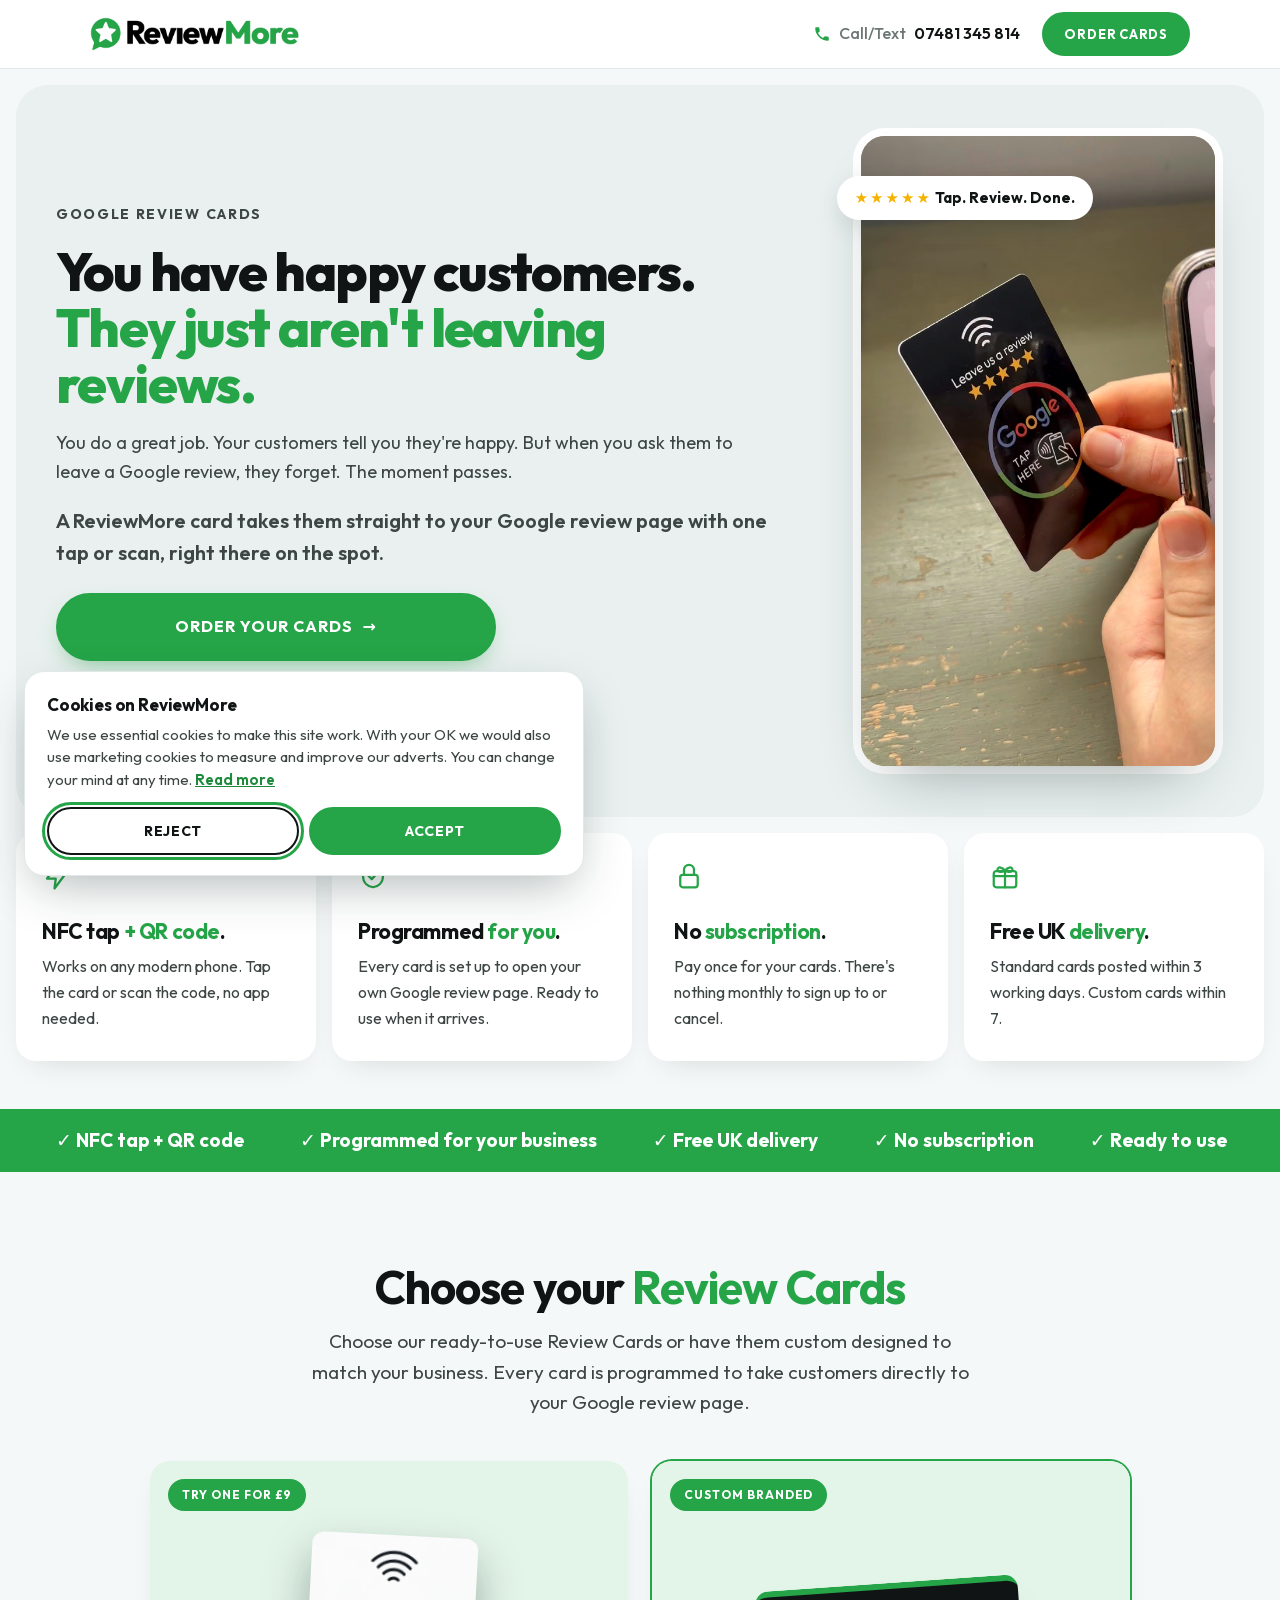
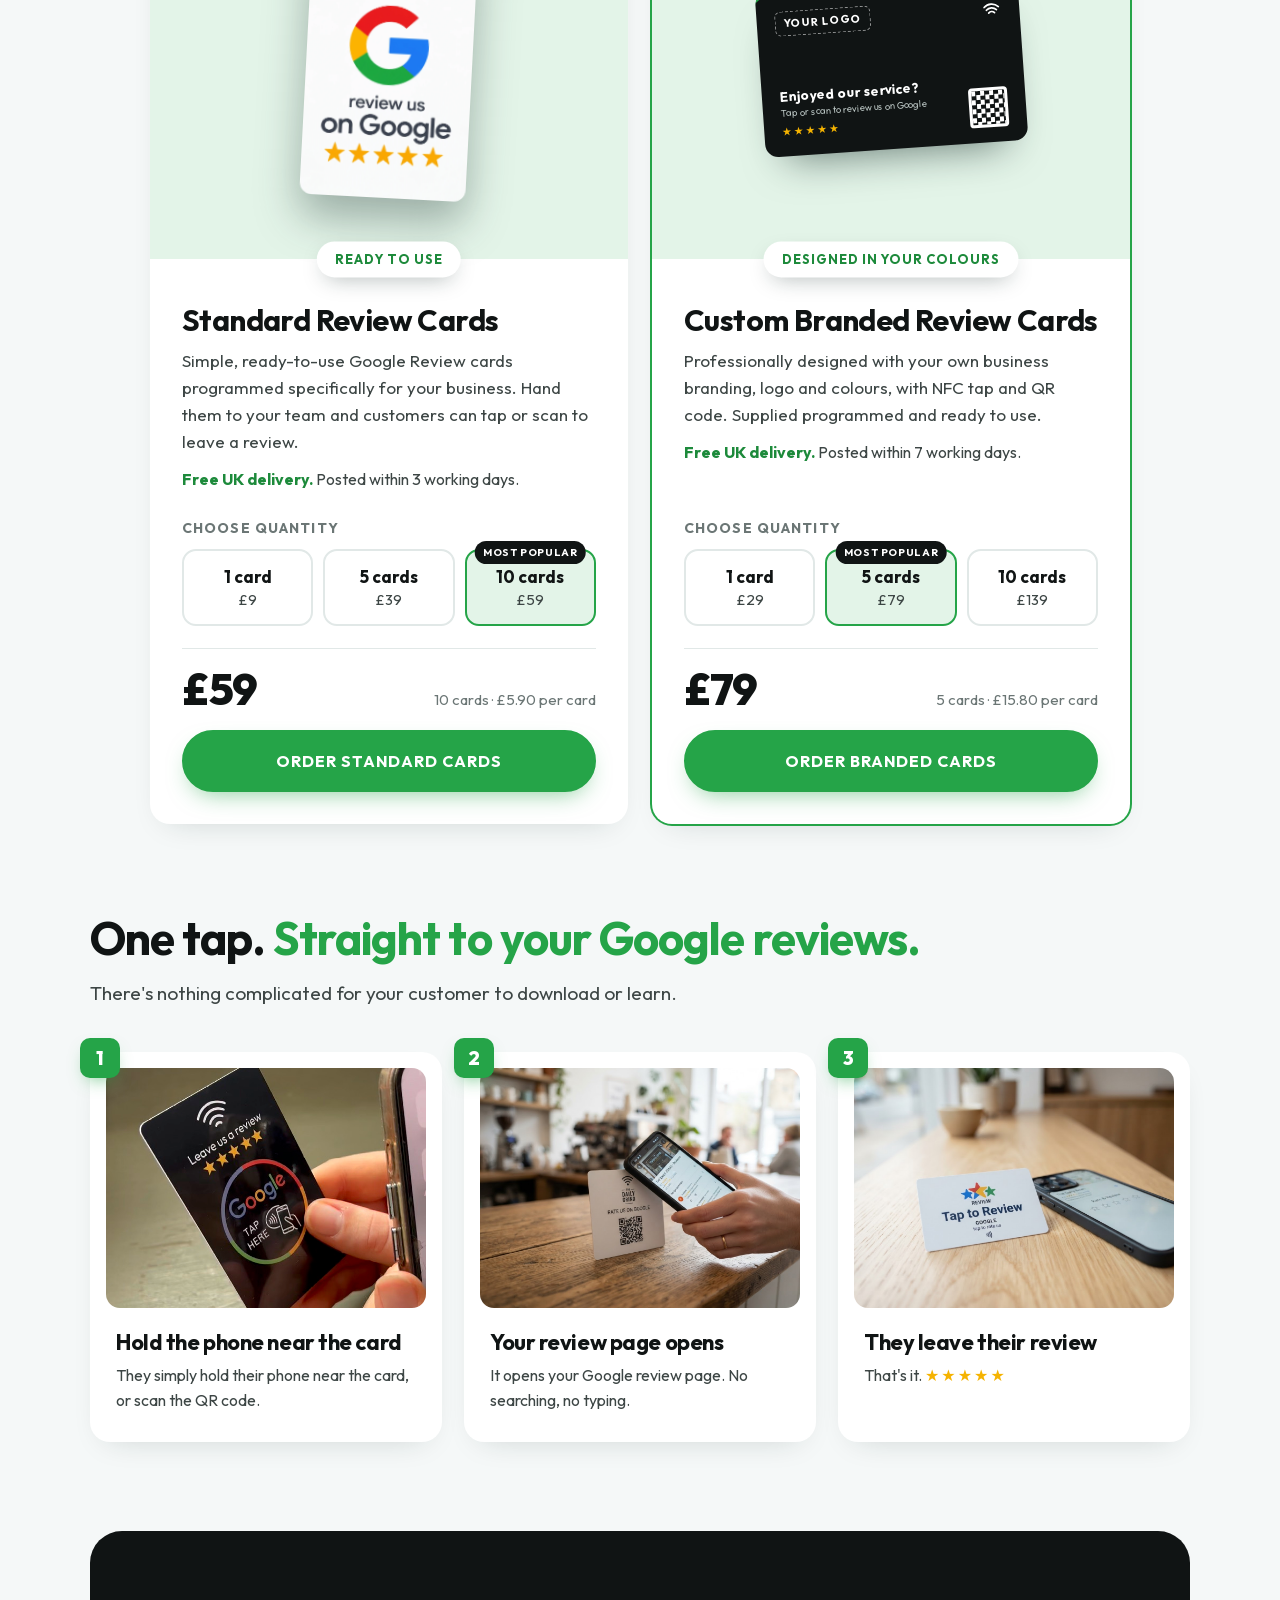
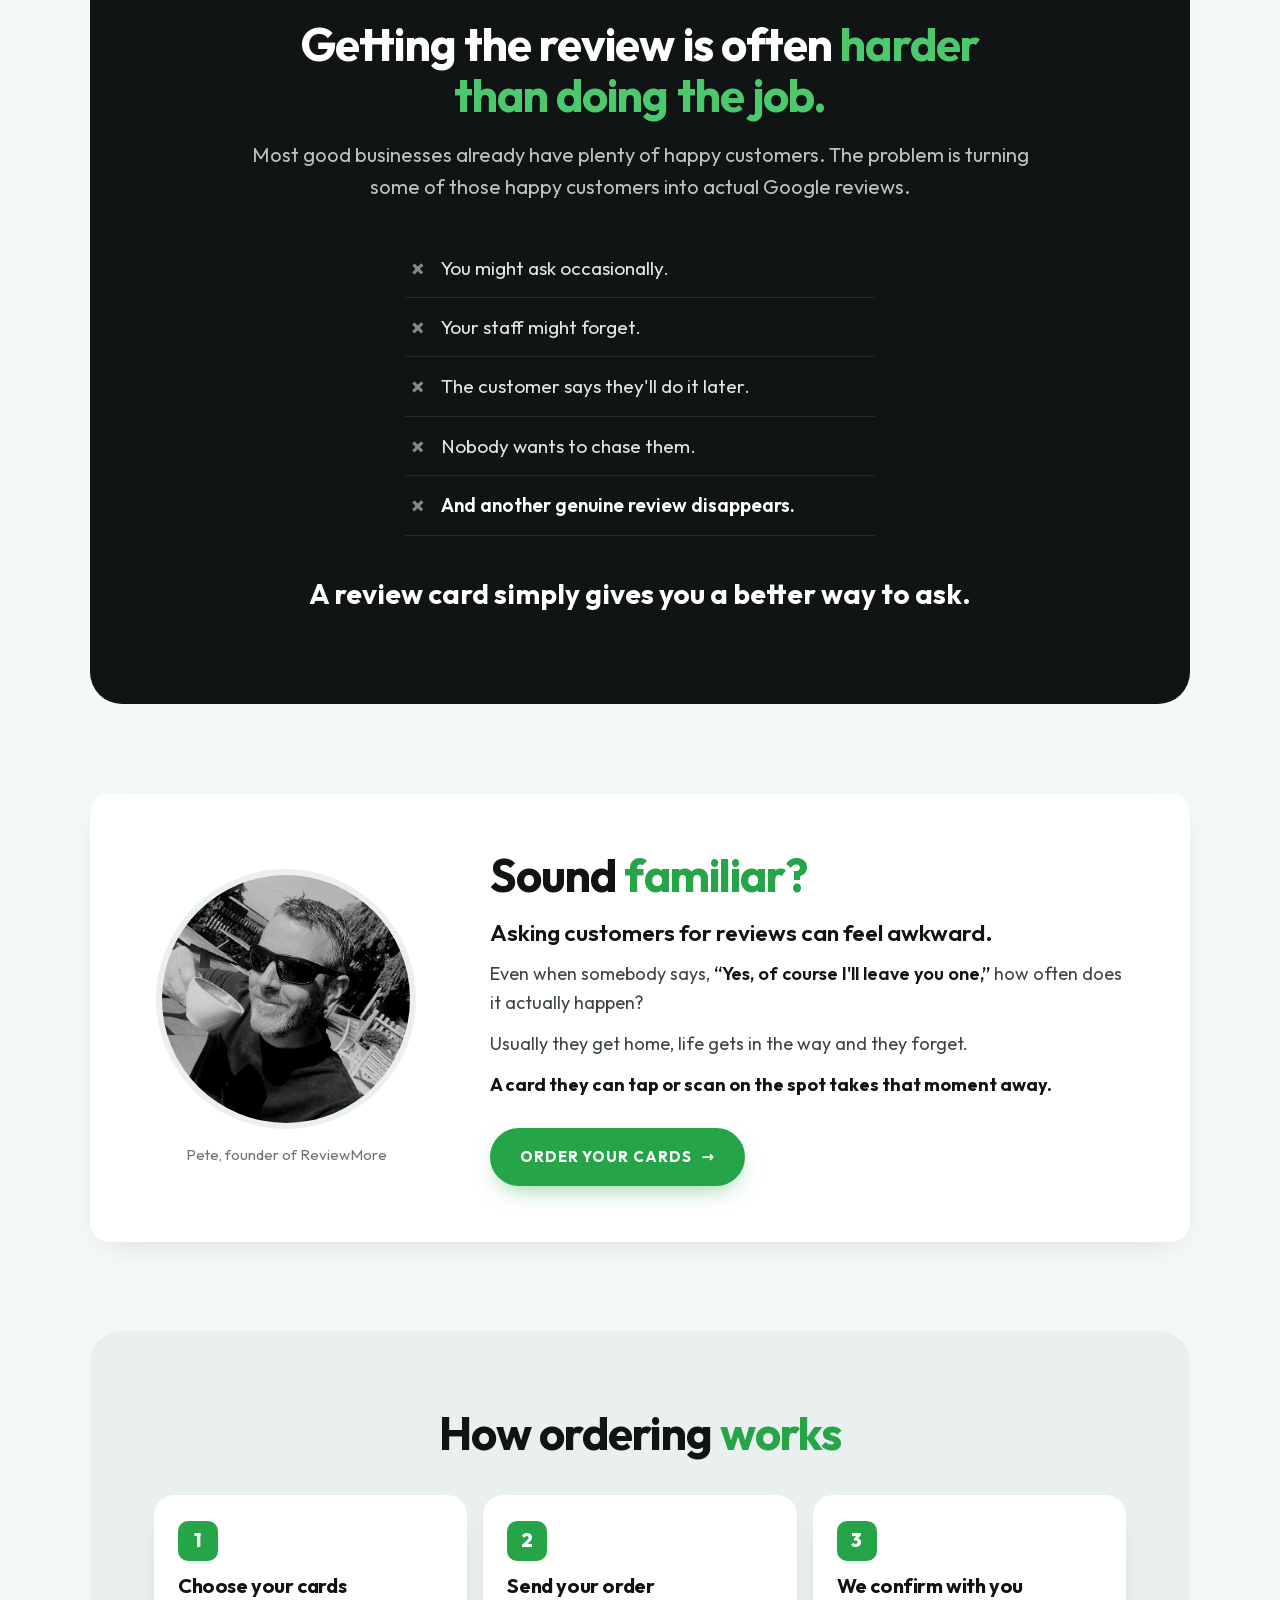
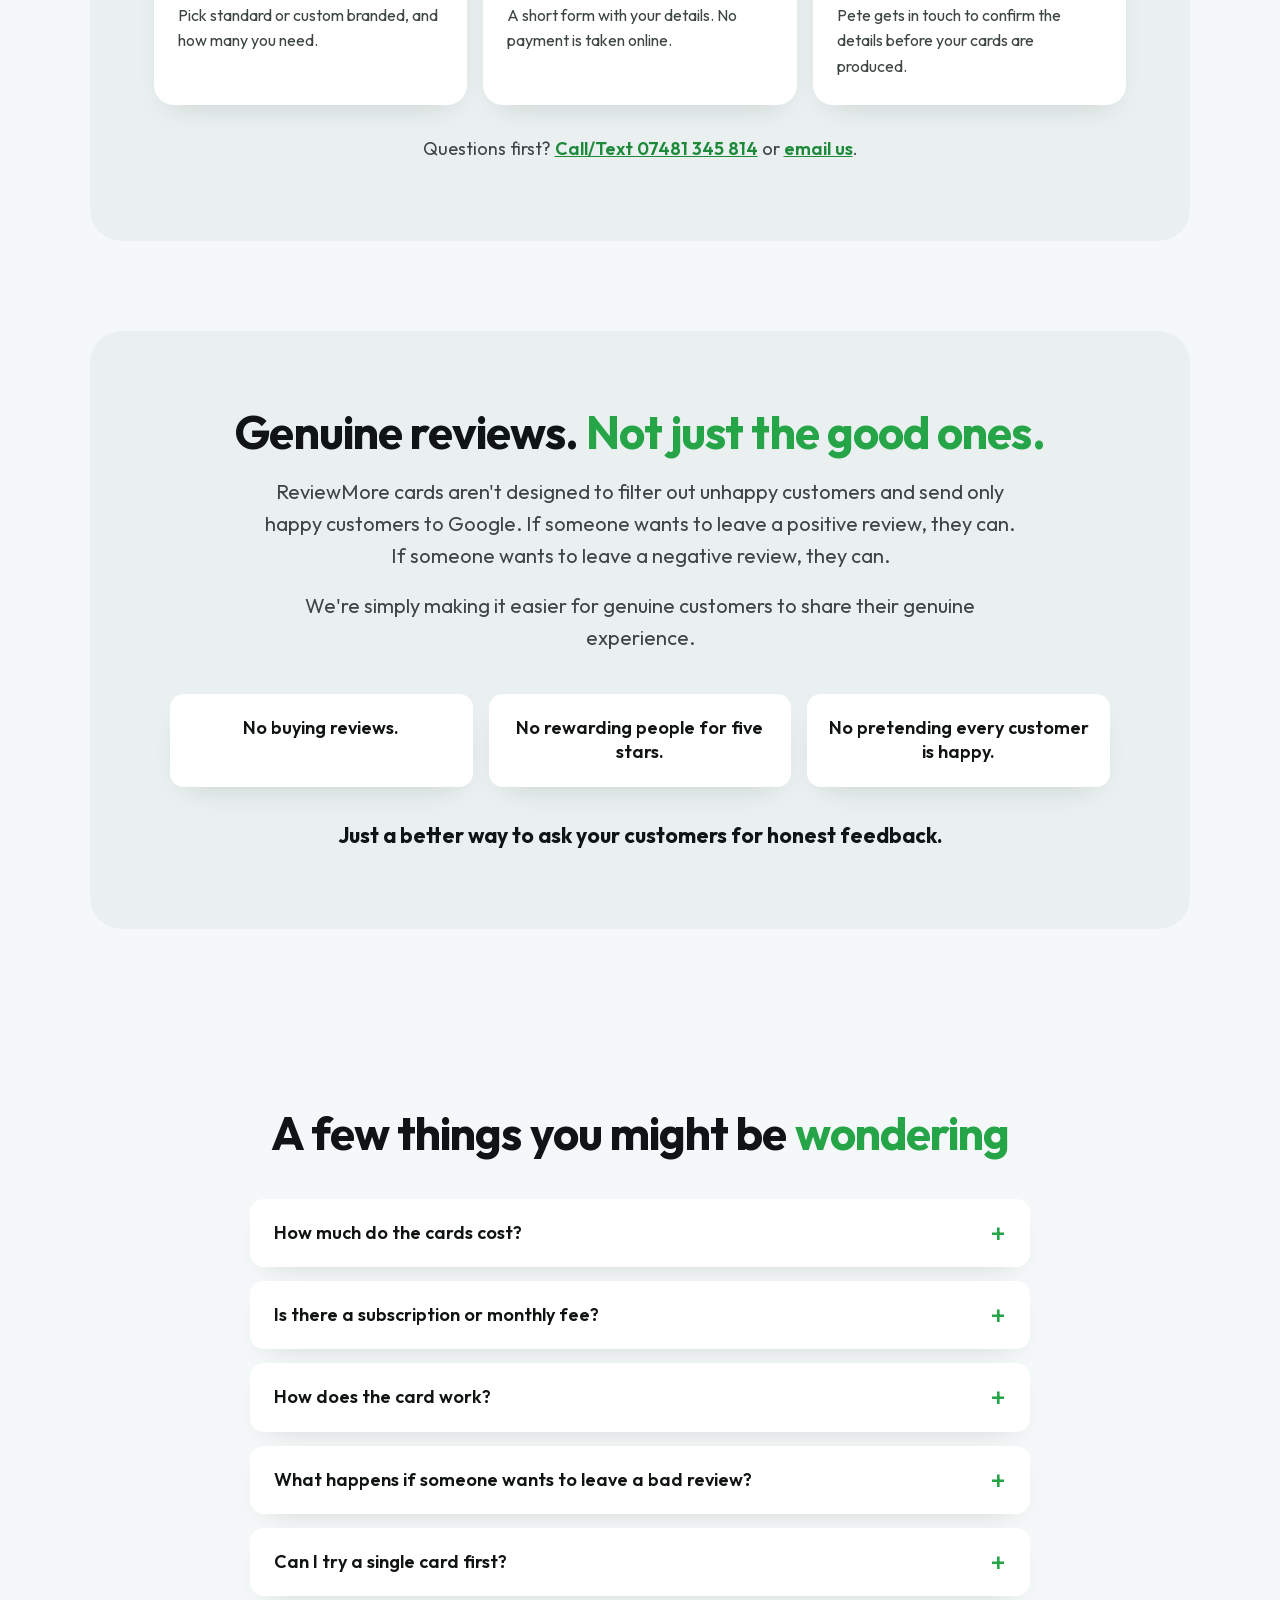
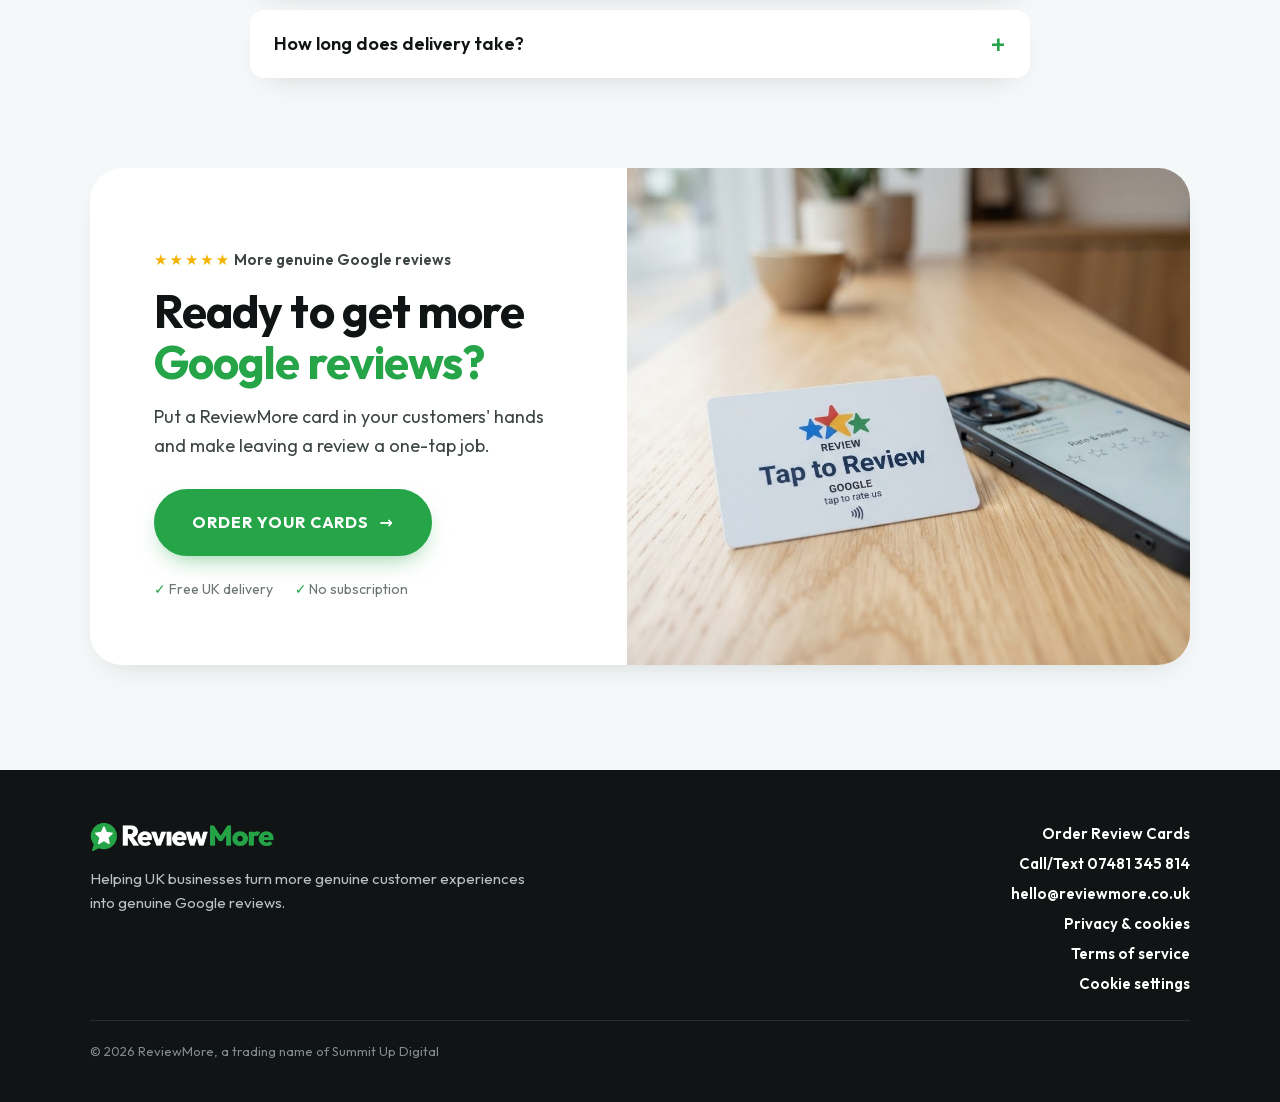
<file: index.html>
<!doctype html>
<html lang="en-GB">
<head>
  <meta charset="utf-8">
  <meta name="viewport" content="width=device-width, initial-scale=1">
  <title>Google Review Cards | NFC &amp; QR Review Cards for Local Businesses | ReviewMore</title>
  <meta name="description" content="NFC and QR Google Review cards for local businesses. Customers tap or scan and land straight on your Google review page. Standard or custom branded cards, free UK delivery.">
  <link rel="canonical" href="https://reviewmore.co.uk/">
  <link rel="icon" href="/favicon.ico" sizes="any">
  <link rel="icon" href="/favicon-32.png" type="image/png" sizes="32x32">
  <link rel="icon" href="/favicon-192.png" type="image/png" sizes="192x192">
  <link rel="apple-touch-icon" href="/apple-touch-icon.png">
  <link rel="preload" href="/fonts/outfit-latin.woff2" as="font" type="font/woff2" crossorigin>
  <link rel="preload" as="image" href="/Images/video-poster.jpg">
  <link rel="stylesheet" href="/css/styles.css">
  <link rel="stylesheet" href="/css/review-cards.css">
  <link rel="stylesheet" href="/css/cookie-consent.css">
</head>
<body>

<header class="site-header">
  <div class="wrap header-inner">
    <a href="#top" class="logo" aria-label="ReviewMore home"><img src="/Images/logo/reviewmore-logo.png" width="1252" height="203" alt="ReviewMore"></a>
    <div class="header-actions">
      <a href="tel:07481345814" class="header-phone">
        <svg viewBox="0 0 24 24" aria-hidden="true"><path d="M6.6 10.8a15.1 15.1 0 0 0 6.6 6.6l2.2-2.2a1 1 0 0 1 1-.25 11.4 11.4 0 0 0 3.6.57 1 1 0 0 1 1 1V20a1 1 0 0 1-1 1A17 17 0 0 1 3 4a1 1 0 0 1 1-1h3.5a1 1 0 0 1 1 1c0 1.25.2 2.45.57 3.6a1 1 0 0 1-.25 1z"/></svg>
        <span class="header-phone-label">Call/Text</span> <span class="header-phone-number">07481 345 814</span>
      </a>
      <a href="#cards" class="btn btn-small">Order cards</a>
    </div>
  </div>
</header>

<main id="top">

  <!-- 1. Hero -->
  <section class="hero">
    <div class="hero-panel">
      <div class="hero-grid">
        <div class="hero-copy">
          <p class="eyebrow">Google Review Cards</p>
          <h1>You have happy customers. <span class="hl">They just aren't leaving reviews.</span></h1>
          <p>You do a great job. Your customers tell you they're happy. But when you ask them to leave a Google review, they forget. The moment passes.</p>
          <p class="hero-strong">A ReviewMore card takes them straight to your Google review page with one tap or scan, right there on the spot.</p>
          <div class="hero-actions">
            <a href="#cards" class="btn btn-big">Order your cards <span aria-hidden="true">→</span></a>
          </div>
          <p class="micro">Free UK delivery. Try a standard card for just £9.</p>
        </div>

        <div class="hero-media">
          <div class="video-frame">
            <video class="loop-video" autoplay muted loop playsinline disablepictureinpicture disableremoteplayback preload="auto" poster="/Images/video-poster.jpg" aria-label="A ReviewMore Google review card being tapped with a phone">
              <source src="/video/review-card-mobile.mp4" type="video/mp4" media="(max-width: 700px)">
              <source src="/video/review-card.mp4" type="video/mp4">
            </video>
          </div>
          <p class="media-tag"><span class="stars" aria-hidden="true">★★★★★</span> Tap. Review. Done.</p>
        </div>
      </div>
    </div>

    <ul class="feature-cards">
      <li>
        <svg viewBox="0 0 24 24" aria-hidden="true"><path d="M13 2 4 14h7l-1 8 9-12h-7z"/></svg>
        <h3>NFC tap <span class="hl">+ QR code</span>.</h3>
        <p>Works on any modern phone. Tap the card or scan the code, no app needed.</p>
      </li>
      <li>
        <svg viewBox="0 0 24 24" aria-hidden="true"><path d="M12 3 4 6v6c0 5 3.4 8.3 8 9 4.6-.7 8-4 8-9V6z"/><path d="m8.5 12 2.5 2.5 4.5-5"/></svg>
        <h3>Programmed <span class="hl">for you</span>.</h3>
        <p>Every card is set up to open your own Google review page. Ready to use when it arrives.</p>
      </li>
      <li>
        <svg viewBox="0 0 24 24" aria-hidden="true"><rect x="5" y="11" width="14" height="10" rx="2"/><path d="M8 11V7a4 4 0 0 1 8 0v4"/></svg>
        <h3>No <span class="hl">subscription</span>.</h3>
        <p>Pay once for your cards. There's nothing monthly to sign up to or cancel.</p>
      </li>
      <li>
        <svg viewBox="0 0 24 24" aria-hidden="true"><rect x="3" y="8" width="18" height="13" rx="2"/><path d="M12 8v13M3 12h18M12 8c-1.5-3-6-4-6-1s6 1 6 1 6 2 6-1-4.5-2-6 1"/></svg>
        <h3>Free UK <span class="hl">delivery</span>.</h3>
        <p>Standard cards posted within 3 working days. Custom cards within 7.</p>
      </li>
    </ul>
  </section>

  <!-- Scrolling strip -->
  <div class="marquee" aria-label="NFC tap and QR code. Programmed for your business. Free UK delivery. No subscription.">
    <div class="marquee-track" aria-hidden="true">
      <span>✓ NFC tap + QR code</span><span>✓ Programmed for your business</span><span>✓ Free UK delivery</span><span>✓ No subscription</span><span>✓ Ready to use</span>
      <span>✓ NFC tap + QR code</span><span>✓ Programmed for your business</span><span>✓ Free UK delivery</span><span>✓ No subscription</span><span>✓ Ready to use</span>
    </div>
  </div>

  <!-- 2. Products: names and descriptions live here; quantities and prices come from js/review-cards.js -->
  <section class="section" id="cards">
    <div class="wrap">
      <div class="section-head center" style="margin-left:auto;margin-right:auto">
        <h2>Choose your <span class="hl">Review Cards</span></h2>
        <p>Choose our ready-to-use Review Cards or have them custom designed to match your business. Every card is programmed to take customers directly to your Google review page.</p>
      </div>
    </div>
    <div class="wrap products">

      <article class="product card" data-product="standard">
        <span class="pill-badge product-badge">Try one for £9</span>
        <div class="product-media product-media-mock product-media-standard">
          <img class="standard-card-img" src="/Images/standard-card.webp" width="692" height="1097" alt="A white ReviewMore 'Review us on Google' NFC card with a tap symbol and five gold stars">
          <p class="mock-caption">Ready to use</p>
        </div>
        <div class="product-body">
          <h3 class="product-name">Standard Review Cards</h3>
          <p class="product-desc">Simple, ready-to-use Google Review cards programmed specifically for your business. Hand them to your team and customers can tap or scan to leave a review.</p>
          <p class="product-delivery"><strong>Free UK delivery.</strong> Posted within 3 working days.</p>
          <fieldset class="qty">
            <legend>Choose quantity</legend>
            <div class="qty-options" data-qty-options></div>
          </fieldset>
          <div class="price-row" aria-live="polite">
            <p class="price-now" data-price-now></p>
            <p class="price-meta" data-price-meta></p>
          </div>
          <button type="button" class="btn btn-big btn-block" data-order-button>Order Standard Cards</button>
        </div>
      </article>

      <article class="product product-premium card" data-product="branded">
        <span class="pill-badge product-badge">Custom branded</span>
        <div class="product-media product-media-mock" aria-hidden="true">
          <div class="mock-card">
            <div class="mock-top">
              <span class="mock-logo">Your logo</span>
              <svg class="mock-nfc" viewBox="0 0 24 24"><path d="M8.5 8.5a5 5 0 0 1 0 7M12 6a8.5 8.5 0 0 1 0 12M15.5 3.5a12 12 0 0 1 0 17"/></svg>
            </div>
            <div class="mock-bottom">
              <div>
                <p class="mock-title">Enjoyed our service?</p>
                <p class="mock-sub">Tap or scan to review us on Google</p>
                <p class="mock-stars">★★★★★</p>
              </div>
              <span class="mock-qr"></span>
            </div>
          </div>
          <p class="mock-caption">Designed in your colours</p>
        </div>
        <div class="product-body">
          <h3 class="product-name">Custom Branded Review Cards</h3>
          <p class="product-desc">Professionally designed with your own business branding, logo and colours, with NFC tap and QR code. Supplied programmed and ready to use.</p>
          <p class="product-delivery"><strong>Free UK delivery.</strong> Posted within 7 working days.</p>
          <fieldset class="qty">
            <legend>Choose quantity</legend>
            <div class="qty-options" data-qty-options></div>
          </fieldset>
          <div class="price-row" aria-live="polite">
            <p class="price-now" data-price-now></p>
            <p class="price-meta" data-price-meta></p>
          </div>
          <button type="button" class="btn btn-big btn-block" data-order-button>Order Branded Cards</button>
        </div>
      </article>

    </div>
  </section>

  <!-- 3. One tap -->
  <section id="how" class="section section-tight">
    <div class="wrap">
      <div class="section-head">
        <h2>One tap. <span class="hl">Straight to your Google reviews.</span></h2>
        <p>There's nothing complicated for your customer to download or learn.</p>
      </div>
      <ol class="step-cards">
        <li class="card">
          <span class="step-num">1</span>
          <img src="/Images/video-poster.jpg" width="607" height="1080" alt="Holding a Google review tap card" loading="lazy" class="step-img step-img-tall">
          <h3>Hold the phone near the card</h3>
          <p>They simply hold their phone near the card, or scan the QR code.</p>
        </li>
        <li class="card">
          <span class="step-num">2</span>
          <img src="/Images/card-tap-cafe.jpg" width="1200" height="896" alt="Phone tapping a review card and opening the Google review page" loading="lazy" class="step-img">
          <h3>Your review page opens</h3>
          <p>It opens your Google review page. No searching, no typing.</p>
        </li>
        <li class="card">
          <span class="step-num">3</span>
          <img src="/Images/card-phone-table.jpg" width="1200" height="896" alt="A Tap to Review card next to a smartphone" loading="lazy" class="step-img">
          <h3>They leave their review</h3>
          <p>That's it. <span class="stars" aria-hidden="true">★★★★★</span></p>
        </li>
      </ol>
    </div>
  </section>

  <!-- 4. Problem -->
  <section class="section section-tight">
    <div class="wrap">
      <div class="dark-panel">
        <div class="narrow-inner center">
          <h2>Getting the review is often <span class="hl">harder than doing the job.</span></h2>
          <p class="sub">Most good businesses already have plenty of happy customers. The problem is turning some of those happy customers into actual Google reviews.</p>
          <ul class="problem-list">
            <li>You might ask occasionally.</li>
            <li>Your staff might forget.</li>
            <li>The customer says they'll do it later.</li>
            <li>Nobody wants to chase them.</li>
            <li>And another genuine review disappears.</li>
          </ul>
          <p class="problem-answer">A review card simply gives you a better way to ask.</p>
        </div>
      </div>
    </div>
  </section>

  <!-- 5. Founder -->
  <section class="section section-tight">
    <div class="wrap">
      <div class="founder card">
        <figure class="founder-photo">
          <img src="/Images/pete.jpg" width="637" height="637" alt="Pete, founder of ReviewMore" loading="lazy">
          <figcaption>Pete, founder of ReviewMore</figcaption>
        </figure>
        <div class="founder-copy">
          <h2>Sound <span class="hl">familiar?</span></h2>
          <p class="lead">Asking customers for reviews can feel awkward.</p>
          <p>Even when somebody says, <em>“Yes, of course I'll leave you one,”</em> how often does it actually happen?</p>
          <p>Usually they get home, life gets in the way and they forget.</p>
          <p><strong>A card they can tap or scan on the spot takes that moment away.</strong></p>
          <a href="#cards" class="btn">Order your cards <span aria-hidden="true">→</span></a>
        </div>
      </div>
    </div>
  </section>

  <!-- 6. How ordering works -->
  <section class="section section-tight">
    <div class="wrap">
      <div class="soft-panel order-steps-panel">
        <h2 class="center">How ordering <span class="hl">works</span></h2>
        <ol class="order-steps">
          <li><span class="step-num">1</span><h3>Choose your cards</h3><p>Pick standard or custom branded, and how many you need.</p></li>
          <li><span class="step-num">2</span><h3>Send your order</h3><p>A short form with your details. No payment is taken online.</p></li>
          <li><span class="step-num">3</span><h3>We confirm with you</h3><p>Pete gets in touch to confirm the details before your cards are produced.</p></li>
        </ol>
        <p class="center order-steps-help">Questions first? <a href="tel:07481345814">Call/Text 07481 345 814</a> or <a href="mailto:hello@reviewmore.co.uk">email us</a>.</p>
      </div>
    </div>
  </section>

  <!-- 7. Genuine reviews -->
  <section class="section section-tight" id="genuine">
    <div class="wrap">
      <div class="soft-panel">
        <div class="narrow-inner center">
          <h2>Genuine reviews. <span class="hl">Not just the good ones.</span></h2>
          <p class="sub">ReviewMore cards aren't designed to filter out unhappy customers and send only happy customers to Google. If someone wants to leave a positive review, they can. If someone wants to leave a negative review, they can.</p>
          <p class="sub">We're simply making it easier for genuine customers to share their genuine experience.</p>
        </div>
        <ul class="nos">
          <li>No buying reviews.</li>
          <li>No rewarding people for five stars.</li>
          <li>No pretending every customer is happy.</li>
        </ul>
        <p class="center nos-close">Just a better way to ask your customers for honest feedback.</p>
      </div>
    </div>
  </section>

  <!-- 8. FAQ -->
  <section class="section">
    <div class="wrap narrow">
      <h2 class="center">A few things you might be <span class="hl">wondering</span></h2>
      <div class="faq">
        <details>
          <summary>How much do the cards cost?</summary>
          <div>
            <p>Standard cards are 1 for £9, 5 for £39 or 10 for £59. Custom branded cards are 1 for £29, 5 for £79 or 10 for £139. UK delivery is free.</p>
          </div>
        </details>
        <details>
          <summary>Is there a subscription or monthly fee?</summary>
          <div>
            <p>No. You pay once for the cards you order. There's nothing to sign up to and nothing to cancel.</p>
          </div>
        </details>
        <details>
          <summary>How does the card work?</summary>
          <div>
            <p>Each card has an NFC chip and a QR code, both programmed with your Google review link. A customer taps their phone on the card, or scans the code, and your Google review page opens. There's no app to download.</p>
          </div>
        </details>
        <details>
          <summary>What happens if someone wants to leave a bad review?</summary>
          <div>
            <p>They can. The cards don't only direct happy customers towards Google or prevent unhappy customers from leaving reviews.</p>
            <p>The purpose is to help genuine customers leave genuine feedback, good or bad. That's important to us and helps keep things in line with Google's policies on genuine reviews.</p>
          </div>
        </details>
        <details>
          <summary>Can I try a single card first?</summary>
          <div>
            <p>Yes. You can order one standard Google Review Card for £9, programmed for your business and posted with free UK delivery. It's an easy way to try the idea in your own business before ordering more.</p>
          </div>
        </details>
        <details>
          <summary>How long does delivery take?</summary>
          <div>
            <p>Standard cards are posted within 3 working days and custom branded cards within 7 working days, both with free UK delivery.</p>
          </div>
        </details>
      </div>
    </div>
  </section>

  <!-- 9. Final CTA -->
  <section class="section final">
    <div class="wrap">
      <div class="final-card">
        <div class="final-copy">
          <p class="rating"><span class="stars" aria-hidden="true">★★★★★</span> More genuine Google reviews</p>
          <h2>Ready to get more <span class="hl">Google reviews?</span></h2>
          <p>Put a ReviewMore card in your customers' hands and make leaving a review a one-tap job.</p>
          <a href="#cards" class="btn btn-big">Order your cards <span aria-hidden="true">→</span></a>
          <ul class="final-points">
            <li>Free UK delivery</li>
            <li>No subscription</li>
          </ul>
        </div>
        <img src="/Images/card-phone-table.jpg" width="1200" height="896" alt="A Tap to Review Google card next to a smartphone on a table" class="final-img" loading="lazy">
      </div>
    </div>
  </section>

</main>

<footer class="site-footer">
  <div class="wrap footer-inner">
    <div>
      <p class="logo"><img src="/Images/logo/reviewmore-logo-white.png" width="1252" height="203" alt="ReviewMore" loading="lazy"></p>
      <p class="footer-tag">Helping UK businesses turn more genuine customer experiences into genuine Google reviews.</p>
    </div>
    <div class="footer-links">
      <a href="#cards">Order Review Cards</a>
      <a href="tel:07481345814">Call/Text 07481 345 814</a>
      <a href="mailto:hello@reviewmore.co.uk">hello@reviewmore.co.uk</a>
      <a href="/privacy/">Privacy &amp; cookies</a>
      <a href="/terms/">Terms of service</a>
      <button type="button" class="footer-link-button" data-cookie-settings>Cookie settings</button>
    </div>
    <p class="footer-small">&copy; <span id="year">2026</span> ReviewMore, a trading name of Summit Up Digital</p>
  </div>
</footer>

<!-- Sticky call to action on phones -->
<div class="mobile-cta">
  <a href="#cards" class="btn btn-block">Order your cards <span aria-hidden="true">→</span></a>
</div>

<!-- Order form (opens when an Order button is clicked) -->
<dialog class="order-dialog" id="order-dialog" aria-labelledby="order-title">
  <div class="order-sheet">
    <div class="order-head">
      <h2 id="order-title">Your order</h2>
      <button type="button" class="order-close" data-order-close aria-label="Close order form">
        <svg viewBox="0 0 24 24" aria-hidden="true"><path d="M6 6l12 12M18 6 6 18"/></svg>
      </button>
    </div>
    <div class="order-summary">
      <div>
        <p class="order-line" data-order-line></p>
        <button type="button" class="order-change" data-order-close>Change</button>
      </div>
      <p class="order-price" data-order-price></p>
    </div>
    <p class="order-note">No payment is taken now. Pete will be in touch to confirm the details before your cards are produced.</p>
    <p class="order-note order-note-logo" data-logo-note hidden>No need to send your logo now. We'll ask for your logo and colours when we confirm your order.</p>
    <form class="order-form" name="card-order" method="POST" action="/order-thanks/" data-netlify="true" netlify-honeypot="bot-field" data-order-form>
      <input type="hidden" name="form-name" value="card-order">
      <p class="hp" aria-hidden="true"><label>Leave this empty <input name="bot-field" tabindex="-1" autocomplete="off"></label></p>
      <input type="hidden" name="card_type" data-field="card_type">
      <input type="hidden" name="card_quantity" data-field="card_quantity">
      <input type="hidden" name="order_value" data-field="order_value">

      <label class="field"><span>First name *</span>
        <input type="text" name="first_name" placeholder="First name" autocomplete="given-name" required></label>
      <label class="field"><span>Business name *</span>
        <input type="text" name="business_name" placeholder="Enter your business" autocomplete="organization" required></label>
      <label class="field"><span>Your mobile *</span>
        <input type="tel" name="mobile" placeholder="07123 456789" autocomplete="tel" required></label>
      <label class="field"><span>Email *</span>
        <input type="email" name="email" placeholder="your@email.com" autocomplete="email" required></label>
      <label class="check">
        <input type="checkbox" name="sms_consent" value="yes">
        <span>I agree to receive non-marketing text messages from ReviewMore about my card order. Message frequency varies. Message and data rates may apply. Reply HELP for assistance or STOP to opt out.</span>
      </label>
      <button type="submit" class="btn btn-big btn-block">Place order</button>
      <p class="order-privacy">We only use your details to process your order. See our <a href="/privacy/">Privacy &amp; cookies</a> policy.</p>
    </form>
  </div>
</dialog>

<script src="/js/review-cards.js"></script>
<script>
  document.getElementById('year').textContent = new Date().getFullYear();

  // Make sure the looping video starts (some browsers need a nudge)
  document.querySelectorAll('.loop-video').forEach(function (v) {
    v.muted = true;
    var p = v.play();
    if (p && p.catch) p.catch(function () {});
  });

  // Old links to the separate Order Cards page and the free-card anchor land on the cards section
  if (location.hash === '#free-card') location.replace('/#cards');

  // Hide the sticky phone button while the cards section is on screen
  var cta = document.querySelector('.mobile-cta');
  var cards = document.getElementById('cards');
  if ('IntersectionObserver' in window && cta && cards) {
    new IntersectionObserver(function (entries) {
      cta.classList.toggle('is-hidden', entries[0].isIntersecting);
    }, { threshold: 0.15 }).observe(cards);
  }
</script>
<script src="/js/cookie-consent.js"></script>
</body>
</html>
</file>
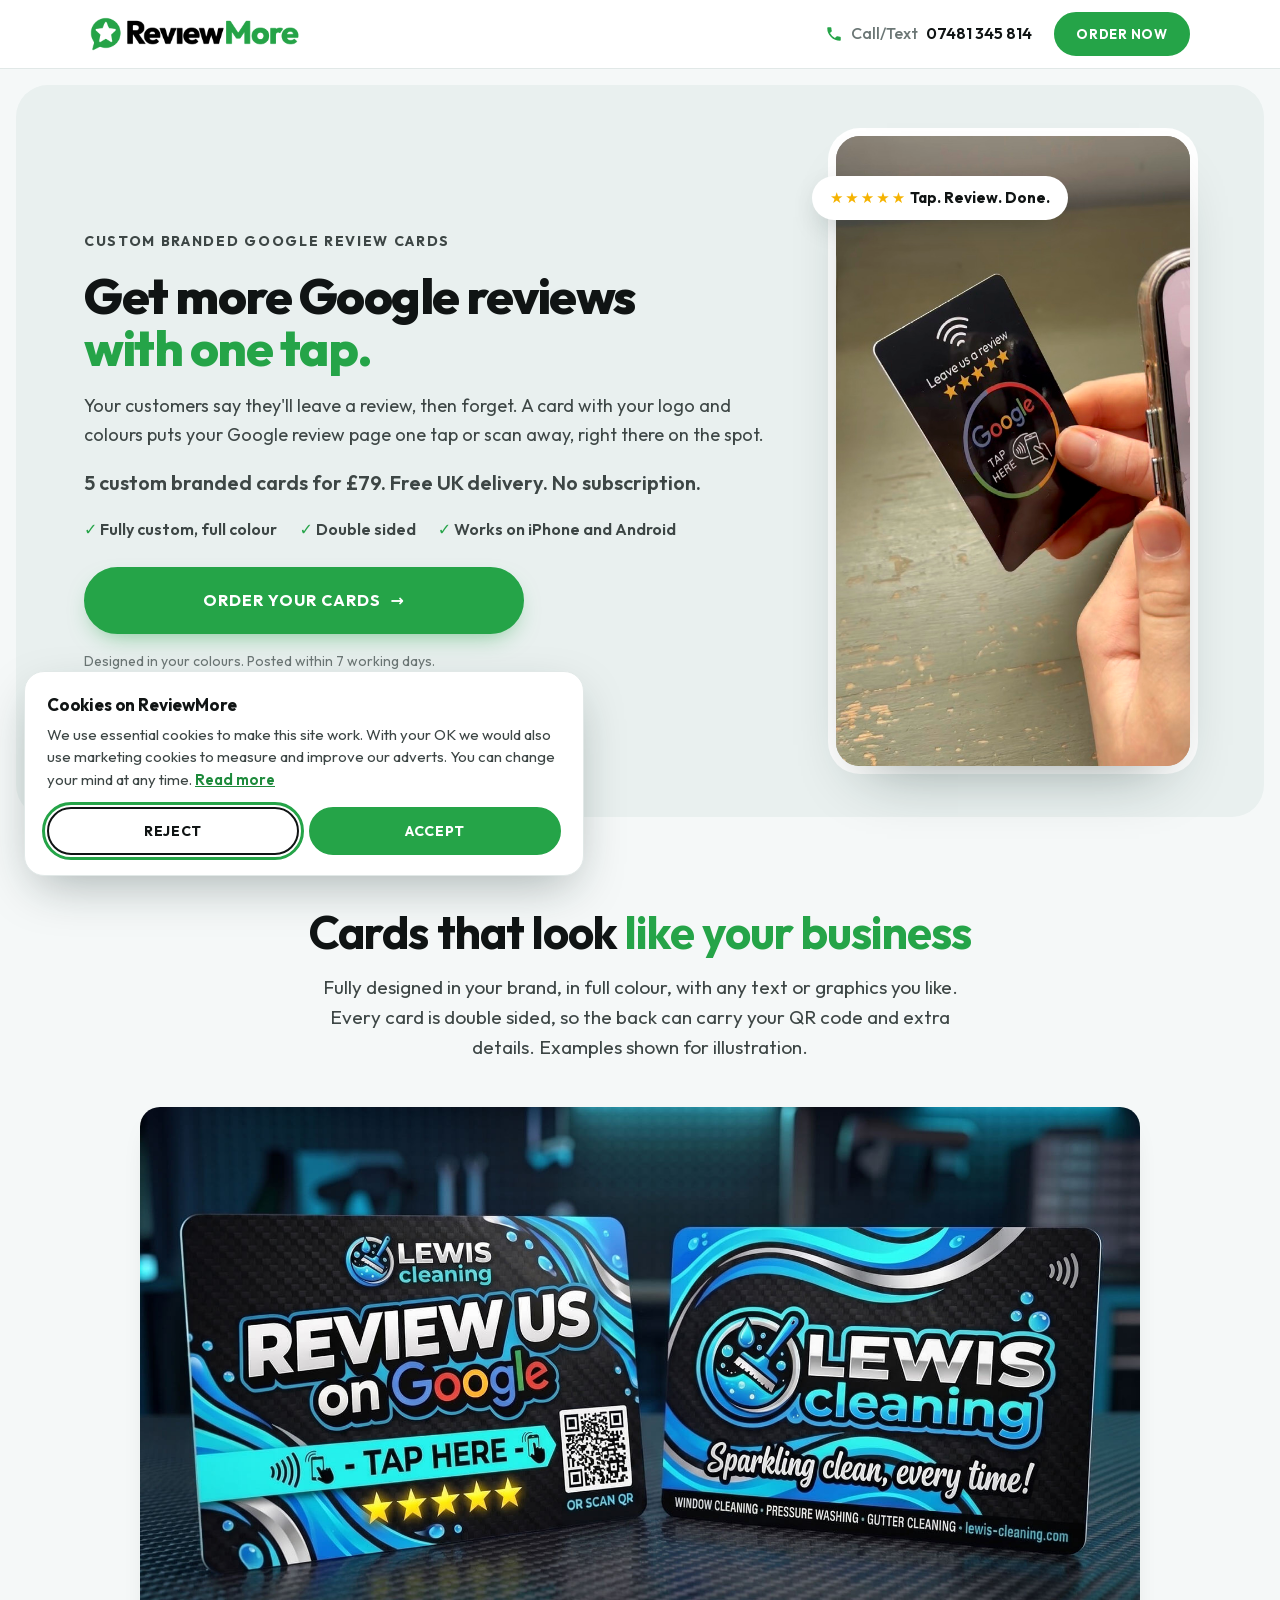
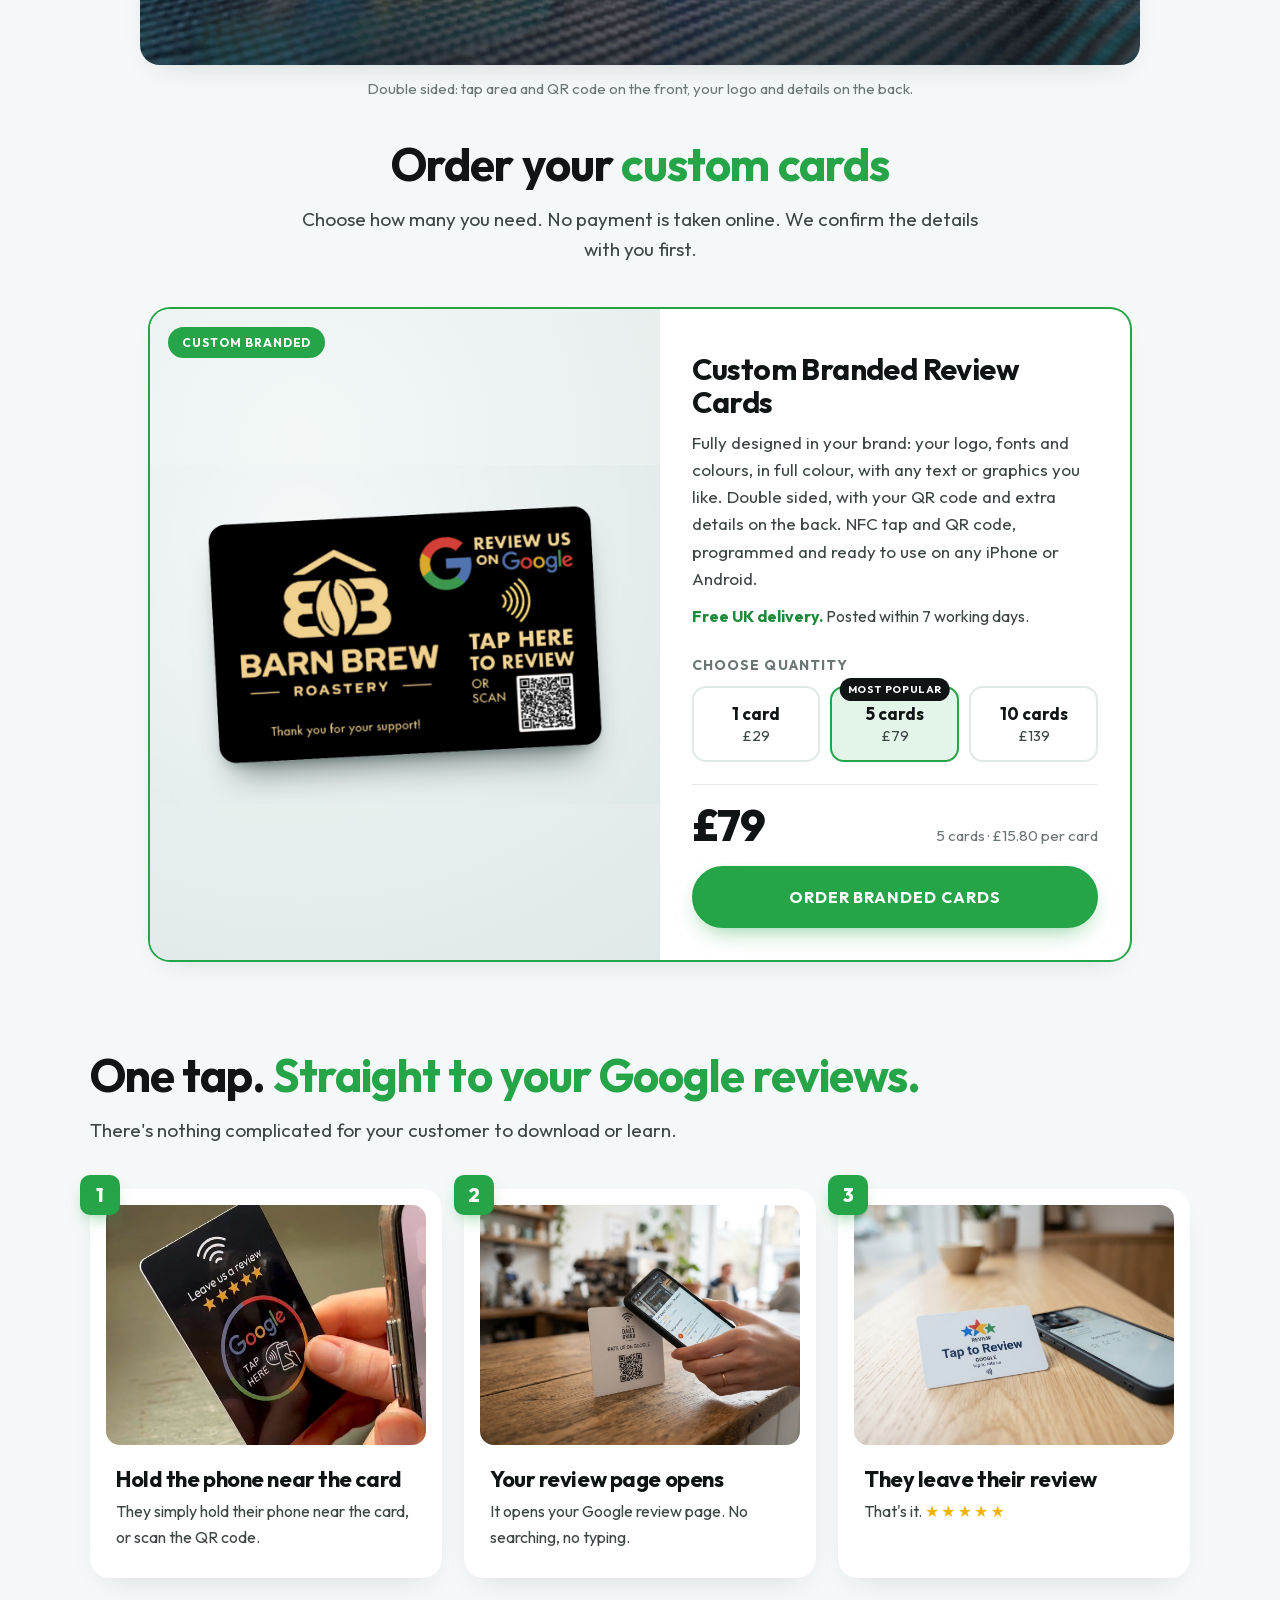
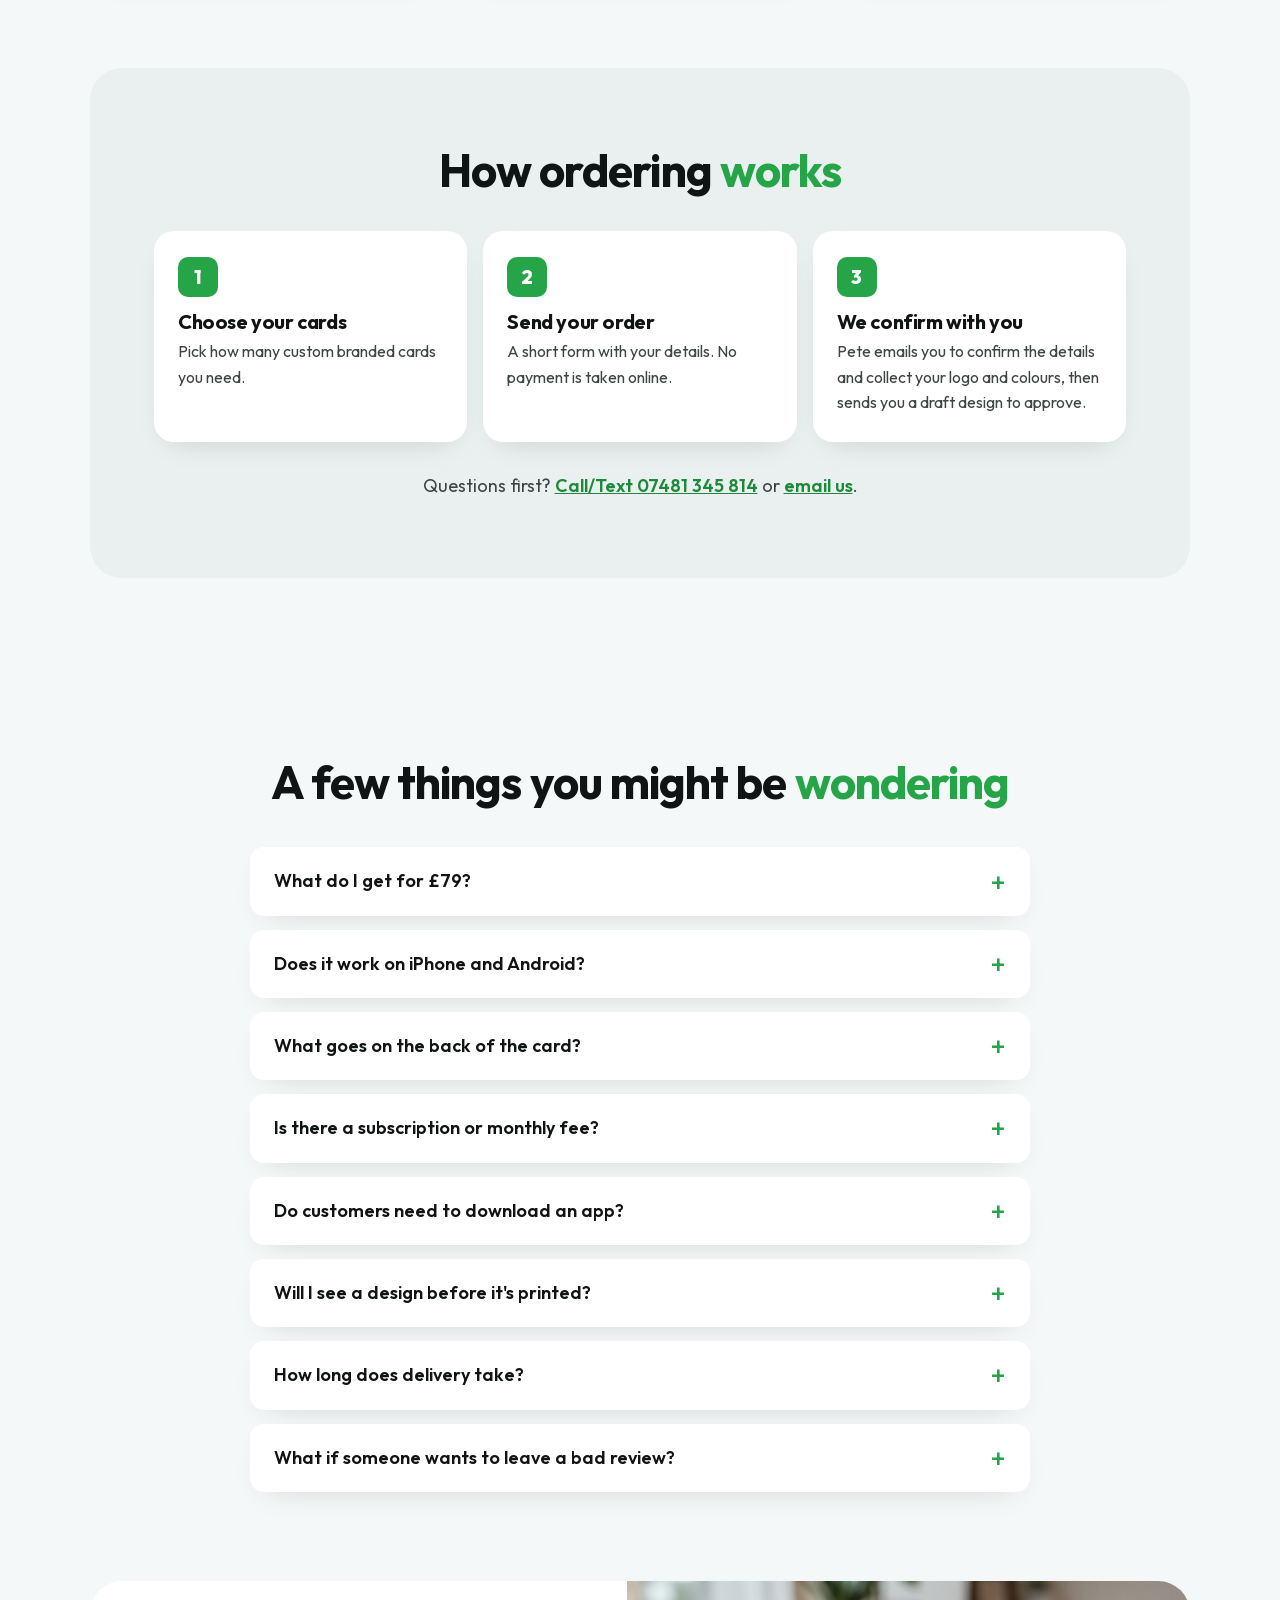
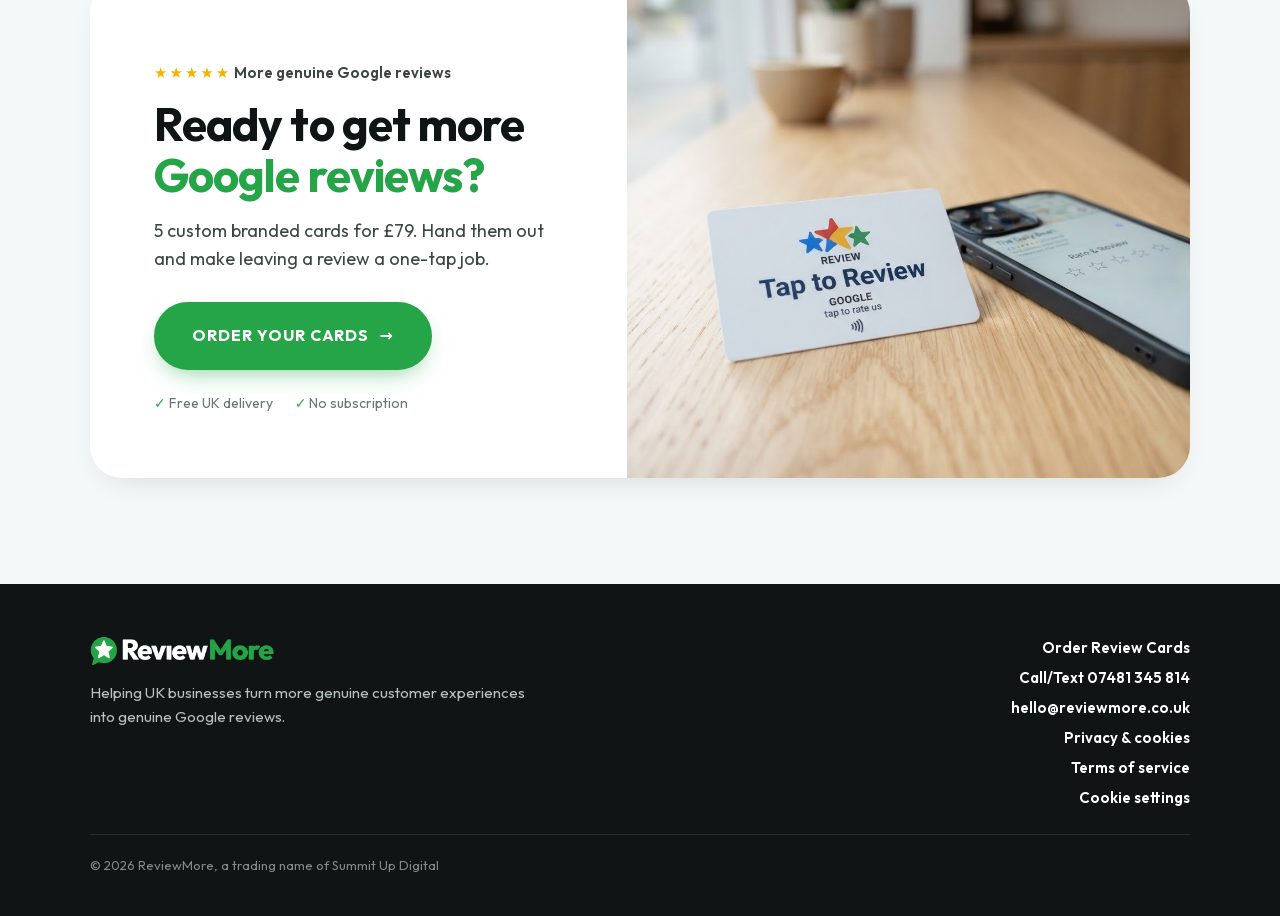
<file: custom-cards/index.html>
<!doctype html>
<html lang="en-GB">
<head>
  <meta charset="utf-8">
  <meta name="viewport" content="width=device-width, initial-scale=1">
  <title>Custom Branded Google Review Cards – 5 for £79 | ReviewMore</title>
  <meta name="description" content="5 custom branded NFC and QR Google Review cards with your logo and colours for £79. Customers tap or scan and land on your Google review page. Free UK delivery.">
  <meta name="robots" content="noindex">
  <link rel="canonical" href="https://reviewmore.co.uk/custom-cards/">
  <link rel="icon" href="/favicon.ico" sizes="any">
  <link rel="icon" href="/favicon-32.png" type="image/png" sizes="32x32">
  <link rel="icon" href="/favicon-192.png" type="image/png" sizes="192x192">
  <link rel="apple-touch-icon" href="/apple-touch-icon.png">
  <link rel="preload" href="/fonts/outfit-latin.woff2" as="font" type="font/woff2" crossorigin>
  <link rel="preload" as="image" href="/Images/video-poster.jpg">
  <link rel="stylesheet" href="/css/styles.css">
  <link rel="stylesheet" href="/css/review-cards.css">
  <link rel="stylesheet" href="/css/cookie-consent.css">
</head>
<body class="page-landing">

<header class="site-header">
  <div class="wrap header-inner">
    <a href="#top" class="logo" aria-label="ReviewMore home"><img src="/Images/logo/reviewmore-logo.png" width="1252" height="203" alt="ReviewMore"></a>
    <div class="header-actions">
      <a href="tel:07481345814" class="header-phone">
        <svg viewBox="0 0 24 24" aria-hidden="true"><path d="M6.6 10.8a15.1 15.1 0 0 0 6.6 6.6l2.2-2.2a1 1 0 0 1 1-.25 11.4 11.4 0 0 0 3.6.57 1 1 0 0 1 1 1V20a1 1 0 0 1-1 1A17 17 0 0 1 3 4a1 1 0 0 1 1-1h3.5a1 1 0 0 1 1 1c0 1.25.2 2.45.57 3.6a1 1 0 0 1-.25 1z"/></svg>
        <span class="header-phone-label">Call/Text</span> <span class="header-phone-number">07481 345 814</span>
      </a>
      <a href="#order" class="btn btn-small">Order now</a>
    </div>
  </div>
</header>

<main id="top">

  <!-- Hero -->
  <section class="hero">
    <div class="hero-panel">
      <div class="hero-grid">
        <div class="hero-copy">
          <p class="eyebrow">Custom branded Google Review cards</p>
          <h1>Get more Google reviews <span class="hl">with one tap.</span></h1>
          <p>Your customers say they'll leave a review, then forget. A card with your logo and colours puts your Google review page one tap or scan away, right there on the spot.</p>
          <p class="hero-strong">5 custom branded cards for £79. Free UK delivery. No subscription.</p>
          <p class="hero-features"><span>Fully custom, full colour</span><span>Double sided</span><span>Works on iPhone and Android</span></p>
          <div class="hero-actions">
            <a href="#order" class="btn btn-big">Order your cards <span aria-hidden="true">→</span></a>
          </div>
          <p class="micro">Designed in your colours. Posted within 7 working days.</p>
        </div>
        <div class="hero-media">
          <div class="video-frame">
            <video class="loop-video" autoplay muted loop playsinline disablepictureinpicture disableremoteplayback preload="auto" poster="/Images/video-poster.jpg" aria-label="A ReviewMore Google review card being tapped with a phone">
              <source src="/video/review-card-mobile.mp4" type="video/mp4" media="(max-width: 700px)">
              <source src="/video/review-card.mp4" type="video/mp4">
            </video>
          </div>
          <p class="media-tag"><span class="stars" aria-hidden="true">★★★★★</span> Tap. Review. Done.</p>
        </div>
      </div>
    </div>
  </section>

  <!-- Examples -->
  <section class="section section-tight" id="examples">
    <div class="wrap">
      <div class="section-head center" style="margin-left:auto;margin-right:auto">
        <h2>Cards that look <span class="hl">like your business</span></h2>
        <p>Fully designed in your brand, in full colour, with any text or graphics you like. Every card is double sided, so the back can carry your QR code and extra details. Examples shown for illustration.</p>
      </div>
      <figure class="card-feature card-feature-only">
        <img src="/Images/custom-card-lewis-cleaning.jpg" width="1800" height="1005" alt="Front and back of an example custom review card for Lewis Cleaning, in black, blue and silver with a Review us on Google tap area and QR code on the front, and the logo and services on the back" loading="lazy">
        <figcaption>Double sided: tap area and QR code on the front, your logo and details on the back.</figcaption>
      </figure>
    </div>
  </section>

  <!-- Order -->
  <section class="section" id="order">
    <div class="wrap">
      <div class="section-head center" style="margin-left:auto;margin-right:auto">
        <h2>Order your <span class="hl">custom cards</span></h2>
        <p>Choose how many you need. No payment is taken online. We confirm the details with you first.</p>
      </div>
    </div>
    <div class="wrap products products-single">

      <article class="product product-premium card" data-product="branded">
        <span class="pill-badge product-badge">Custom branded</span>
        <div class="product-media product-media-photo">
          <img src="/Images/custom-card-barnbrew.jpg" width="1200" height="800" alt="A custom branded review card for Barn Brew Roastery, black with a gold logo, NFC tap symbol and QR code">
        </div>
        <div class="product-body">
          <h3 class="product-name">Custom Branded Review Cards</h3>
          <p class="product-desc">Fully designed in your brand: your logo, fonts and colours, in full colour, with any text or graphics you like. Double sided, with your QR code and extra details on the back. NFC tap and QR code, programmed and ready to use on any iPhone or Android.</p>
          <p class="product-delivery"><strong>Free UK delivery.</strong> Posted within 7 working days.</p>
          <fieldset class="qty">
            <legend>Choose quantity</legend>
            <div class="qty-options" data-qty-options></div>
          </fieldset>
          <div class="price-row" aria-live="polite">
            <p class="price-now" data-price-now></p>
            <p class="price-meta" data-price-meta></p>
          </div>
          <button type="button" class="btn btn-big btn-block" data-order-button>Order Branded Cards</button>
        </div>
      </article>

    </div>
  </section>

  <!-- 3. One tap -->
  <section id="how" class="section section-tight">
    <div class="wrap">
      <div class="section-head">
        <h2>One tap. <span class="hl">Straight to your Google reviews.</span></h2>
        <p>There's nothing complicated for your customer to download or learn.</p>
      </div>
      <ol class="step-cards">
        <li class="card">
          <span class="step-num">1</span>
          <img src="/Images/video-poster.jpg" width="607" height="1080" alt="Holding a Google review tap card" loading="lazy" class="step-img step-img-tall">
          <h3>Hold the phone near the card</h3>
          <p>They simply hold their phone near the card, or scan the QR code.</p>
        </li>
        <li class="card">
          <span class="step-num">2</span>
          <img src="/Images/card-tap-cafe.jpg" width="1200" height="896" alt="Phone tapping a review card and opening the Google review page" loading="lazy" class="step-img">
          <h3>Your review page opens</h3>
          <p>It opens your Google review page. No searching, no typing.</p>
        </li>
        <li class="card">
          <span class="step-num">3</span>
          <img src="/Images/card-phone-table.jpg" width="1200" height="896" alt="A Tap to Review card next to a smartphone" loading="lazy" class="step-img">
          <h3>They leave their review</h3>
          <p>That's it. <span class="stars" aria-hidden="true">★★★★★</span></p>
        </li>
      </ol>
    </div>
  </section>

  <!-- How ordering works -->
  <section class="section section-tight">
    <div class="wrap">
      <div class="soft-panel order-steps-panel">
        <h2 class="center">How ordering <span class="hl">works</span></h2>
        <ol class="order-steps">
          <li><span class="step-num">1</span><h3>Choose your cards</h3><p>Pick how many custom branded cards you need.</p></li>
          <li><span class="step-num">2</span><h3>Send your order</h3><p>A short form with your details. No payment is taken online.</p></li>
          <li><span class="step-num">3</span><h3>We confirm with you</h3><p>Pete emails you to confirm the details and collect your logo and colours, then sends you a draft design to approve.</p></li>
        </ol>
        <p class="center order-steps-help">Questions first? <a href="tel:07481345814">Call/Text 07481 345 814</a> or <a href="mailto:hello@reviewmore.co.uk">email us</a>.</p>
      </div>
    </div>
  </section>

  <!-- FAQ -->
  <section class="section">
    <div class="wrap narrow">
      <h2 class="center">A few things you might be <span class="hl">wondering</span></h2>
      <div class="faq">
        <details><summary>What do I get for £79?</summary><div><p>Five fully custom, double sided Review Cards in full colour, designed with your logo, fonts and colours and any text or graphics you like. Each has an NFC chip and a QR code programmed to open your Google review page. Delivery in the UK is free.</p></div></details>
        <details><summary>Does it work on iPhone and Android?</summary><div><p>Yes. It works on any modern iPhone or Android phone. Customers tap the card on their phone, or scan the QR code with the camera, and your Google review page opens. No app needed.</p></div></details>
        <details><summary>What goes on the back of the card?</summary><div><p>Your card is double sided, so the back can carry your QR code and any further details you want, such as your website, phone number or social links.</p></div></details>
        <details><summary>Is there a subscription or monthly fee?</summary><div><p>No. You pay once for the cards you order. There's nothing to sign up to and nothing to cancel.</p></div></details>
        <details><summary>Do customers need to download an app?</summary><div><p>No. They tap their phone on the card, or scan the QR code with their camera, and your Google review page opens.</p></div></details>
        <details><summary>Will I see a design before it's printed?</summary><div><p>Yes. After your order, we'll email you to collect your logo and colours, then send you a draft design. Your cards are only printed once you've signed it off.</p></div></details>
        <details><summary>How long does delivery take?</summary><div><p>Custom branded cards are posted within 7 working days, with free UK delivery.</p></div></details>
        <details><summary>What if someone wants to leave a bad review?</summary><div><p>They can. The cards don't filter out unhappy customers. They simply make it easier for genuine customers to share their genuine experience, good or bad.</p></div></details>
      </div>
    </div>
  </section>

  <!-- Final CTA -->
  <section class="section final">
    <div class="wrap">
      <div class="final-card">
        <div class="final-copy">
          <p class="rating"><span class="stars" aria-hidden="true">★★★★★</span> More genuine Google reviews</p>
          <h2>Ready to get more <span class="hl">Google reviews?</span></h2>
          <p>5 custom branded cards for £79. Hand them out and make leaving a review a one-tap job.</p>
          <a href="#order" class="btn btn-big">Order your cards <span aria-hidden="true">→</span></a>
          <ul class="final-points"><li>Free UK delivery</li><li>No subscription</li></ul>
        </div>
        <img src="/Images/card-phone-table.jpg" width="1200" height="896" alt="A Tap to Review Google card next to a smartphone on a table" class="final-img" loading="lazy">
      </div>
    </div>
  </section>

</main>

<footer class="site-footer">
  <div class="wrap footer-inner">
    <div>
      <p class="logo"><img src="/Images/logo/reviewmore-logo-white.png" width="1252" height="203" alt="ReviewMore" loading="lazy"></p>
      <p class="footer-tag">Helping UK businesses turn more genuine customer experiences into genuine Google reviews.</p>
    </div>
    <div class="footer-links">
      <a href="#order">Order Review Cards</a>
      <a href="tel:07481345814">Call/Text 07481 345 814</a>
      <a href="mailto:hello@reviewmore.co.uk">hello@reviewmore.co.uk</a>
      <a href="/privacy/">Privacy &amp; cookies</a>
      <a href="/terms/">Terms of service</a>
      <button type="button" class="footer-link-button" data-cookie-settings>Cookie settings</button>
    </div>
    <p class="footer-small">&copy; <span id="year">2026</span> ReviewMore, a trading name of Summit Up Digital</p>
  </div>
</footer>

<div class="mobile-cta">
  <a href="#order" class="btn btn-block">Order your cards <span aria-hidden="true">→</span></a>
</div>

<!-- Order form (opens when an Order button is clicked) -->
<dialog class="order-dialog" id="order-dialog" aria-labelledby="order-title">
  <div class="order-sheet">
    <div class="order-head">
      <h2 id="order-title">Your order</h2>
      <button type="button" class="order-close" data-order-close aria-label="Close order form">
        <svg viewBox="0 0 24 24" aria-hidden="true"><path d="M6 6l12 12M18 6 6 18"/></svg>
      </button>
    </div>
    <div class="order-summary">
      <div>
        <p class="order-line" data-order-line></p>
        <button type="button" class="order-change" data-order-close>Change</button>
      </div>
      <p class="order-price" data-order-price></p>
    </div>
    <p class="order-note">No payment is taken now. Pete will be in touch to confirm the details before your cards are produced.</p>
    <p class="order-note order-note-logo" data-logo-note hidden>No need to send your logo now. We'll ask for your logo and colours when we confirm your order.</p>
    <form class="order-form" name="card-order" method="POST" action="/order-thanks/" data-netlify="true" netlify-honeypot="bot-field" data-order-form>
      <input type="hidden" name="form-name" value="card-order">
      <p class="hp" aria-hidden="true"><label>Leave this empty <input name="bot-field" tabindex="-1" autocomplete="off"></label></p>
      <input type="hidden" name="card_type" data-field="card_type">
      <input type="hidden" name="card_quantity" data-field="card_quantity">
      <input type="hidden" name="order_value" data-field="order_value">

      <label class="field"><span>First name *</span>
        <input type="text" name="first_name" placeholder="First name" autocomplete="given-name" required></label>
      <label class="field"><span>Business name *</span>
        <input type="text" name="business_name" placeholder="Enter your business" autocomplete="organization" required></label>
      <label class="field"><span>Your mobile *</span>
        <input type="tel" name="mobile" placeholder="07123 456789" autocomplete="tel" required></label>
      <label class="field"><span>Email *</span>
        <input type="email" name="email" placeholder="your@email.com" autocomplete="email" required></label>
      <label class="check">
        <input type="checkbox" name="sms_consent" value="yes">
        <span>I agree to receive non-marketing text messages from ReviewMore about my card order. Message frequency varies. Message and data rates may apply. Reply HELP for assistance or STOP to opt out.</span>
      </label>
      <button type="submit" class="btn btn-big btn-block">Place order</button>
      <p class="order-privacy">We only use your details to process your order. See our <a href="/privacy/">Privacy &amp; cookies</a> policy.</p>
    </form>
  </div>
</dialog>

<script src="/js/review-cards.js"></script>
<script>
  document.getElementById('year').textContent = new Date().getFullYear();
  document.querySelectorAll('.loop-video').forEach(function (v) {
    v.muted = true;
    var p = v.play();
    if (p && p.catch) p.catch(function () {});
  });
  // Hide the sticky phone button while the order section is on screen
  var cta = document.querySelector('.mobile-cta');
  var order = document.getElementById('order');
  if ('IntersectionObserver' in window && cta && order) {
    new IntersectionObserver(function (entries) {
      cta.classList.toggle('is-hidden', entries[0].isIntersecting);
    }, { threshold: 0.15 }).observe(order);
  }
</script>
<script src="/js/cookie-consent.js"></script>
</body>
</html>
</file>
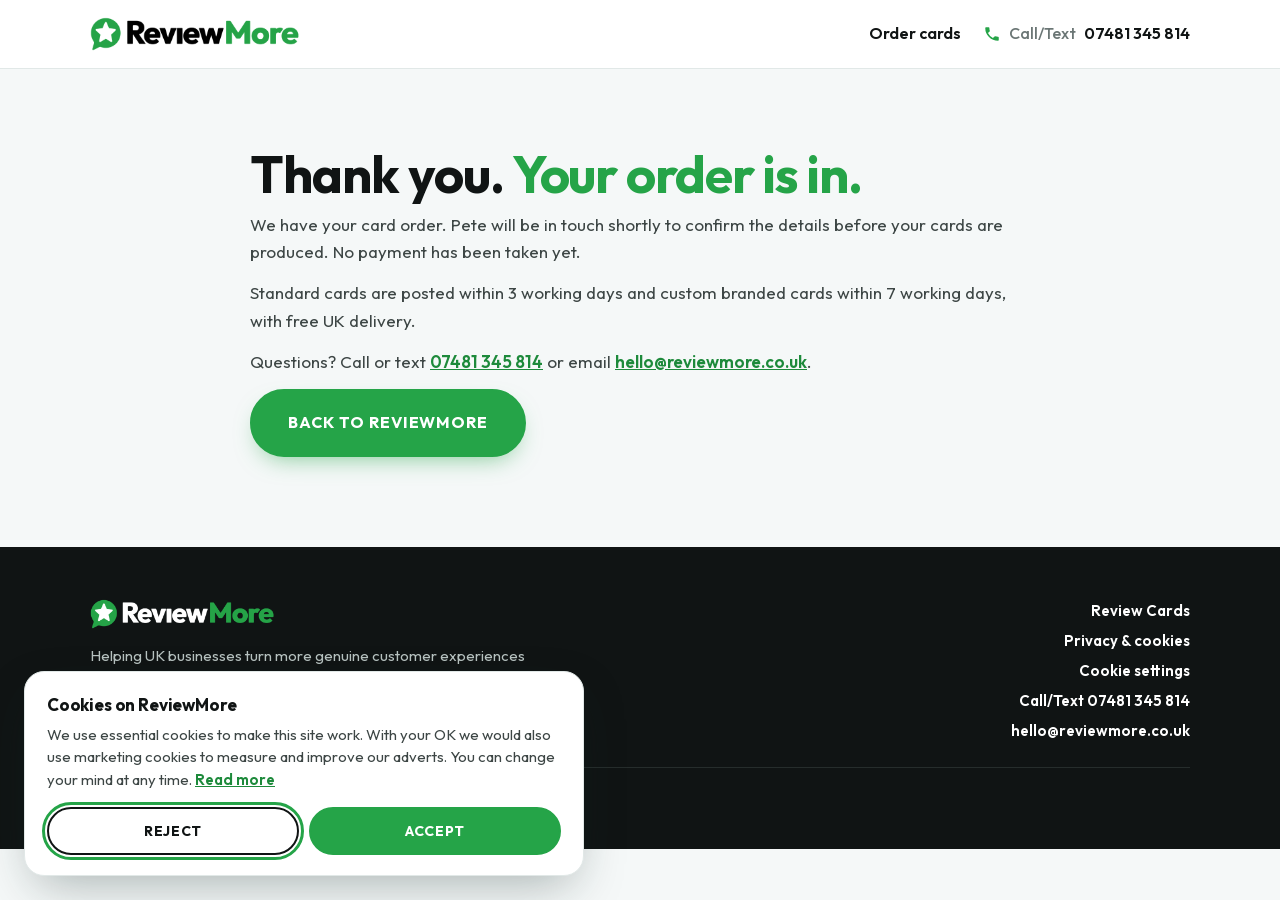
<file: order-thanks/index.html>
<!doctype html>
<html lang="en-GB">
<head>
  <meta charset="utf-8">
  <meta name="viewport" content="width=device-width, initial-scale=1">
  <title>Thank you for your order | ReviewMore</title>
  <meta name="description" content="Your ReviewMore card order has been received.">
  <meta name="robots" content="noindex, nofollow">
  <link rel="icon" href="/favicon.ico" sizes="any">
  <link rel="icon" href="/favicon-32.png" type="image/png" sizes="32x32">
  <link rel="icon" href="/favicon-192.png" type="image/png" sizes="192x192">
  <link rel="apple-touch-icon" href="/apple-touch-icon.png">
  <link rel="preload" href="/fonts/outfit-latin.woff2" as="font" type="font/woff2" crossorigin>
  <link rel="stylesheet" href="/css/styles.css">
  <link rel="stylesheet" href="/css/cookie-consent.css">
  <script>
    /* If a form redirects inside its iframe, break out to the full page so this page is seen (and tracked) properly. */
    if (window.top !== window.self) { try { window.top.location.replace(window.location.href); } catch (e) {} }
  </script>
</head>
<body>

<header class="site-header">
  <div class="wrap header-inner">
    <a href="/" class="logo" aria-label="ReviewMore home"><img src="/Images/logo/reviewmore-logo.png" width="1252" height="203" alt="ReviewMore"></a>
    <div class="header-actions">
      <a href="/#cards" class="header-link">Order cards</a>
      <a href="tel:07481345814" class="header-phone">
        <svg viewBox="0 0 24 24" aria-hidden="true"><path d="M6.6 10.8a15.1 15.1 0 0 0 6.6 6.6l2.2-2.2a1 1 0 0 1 1-.25 11.4 11.4 0 0 0 3.6.57 1 1 0 0 1 1 1V20a1 1 0 0 1-1 1A17 17 0 0 1 3 4a1 1 0 0 1 1-1h3.5a1 1 0 0 1 1 1c0 1.25.2 2.45.57 3.6a1 1 0 0 1-.25 1z"/></svg>
        <span class="header-phone-label">Call/Text</span> <span class="header-phone-number">07481 345 814</span>
      </a>
    </div>
  </div>
</header>

<main>
  <div class="wrap narrow">
    <article class="legal narrow-inner thanks">
      <h1>Thank you. <span class="hl">Your order is in.</span></h1>
      <p>We have your card order. Pete will be in touch shortly to confirm the details before your cards are produced. No payment has been taken yet.</p>
      <p>Standard cards are posted within 3 working days and custom branded cards within 7 working days, with free UK delivery.</p>
      <p>Questions? Call or text <a href="tel:07481345814">07481 345 814</a> or email <a href="mailto:hello@reviewmore.co.uk">hello@reviewmore.co.uk</a>.</p>
      <p><a class="btn btn-big" href="/">Back to ReviewMore</a></p>
    </article>
  </div>
</main>

<footer class="site-footer">
  <div class="wrap footer-inner">
    <div>
      <p class="logo"><img src="/Images/logo/reviewmore-logo-white.png" width="1252" height="203" alt="ReviewMore" loading="lazy"></p>
      <p class="footer-tag">Helping UK businesses turn more genuine customer experiences into genuine Google reviews.</p>
    </div>
    <div class="footer-links">
      <a href="/#cards">Review Cards</a>
      <a href="/privacy/">Privacy &amp; cookies</a>
      <button type="button" class="footer-link-button" data-cookie-settings>Cookie settings</button>
      <a href="tel:07481345814">Call/Text 07481 345 814</a>
      <a href="mailto:hello@reviewmore.co.uk">hello@reviewmore.co.uk</a>
    </div>
    <p class="footer-small">&copy; <span id="year">2026</span> ReviewMore, a trading name of Summit Up Digital</p>
  </div>
</footer>

<script src="/js/cookie-consent.js"></script>
<script>
  /* Only count the visit when this is the top-level page (not inside a form frame) */
  if (window.top === window.self && window.rmTrack) { window.rmTrack("Lead", { content_name: "Card order" }); }
</script>
<script>document.getElementById('year').textContent = new Date().getFullYear();</script>
</body>
</html>
</file>
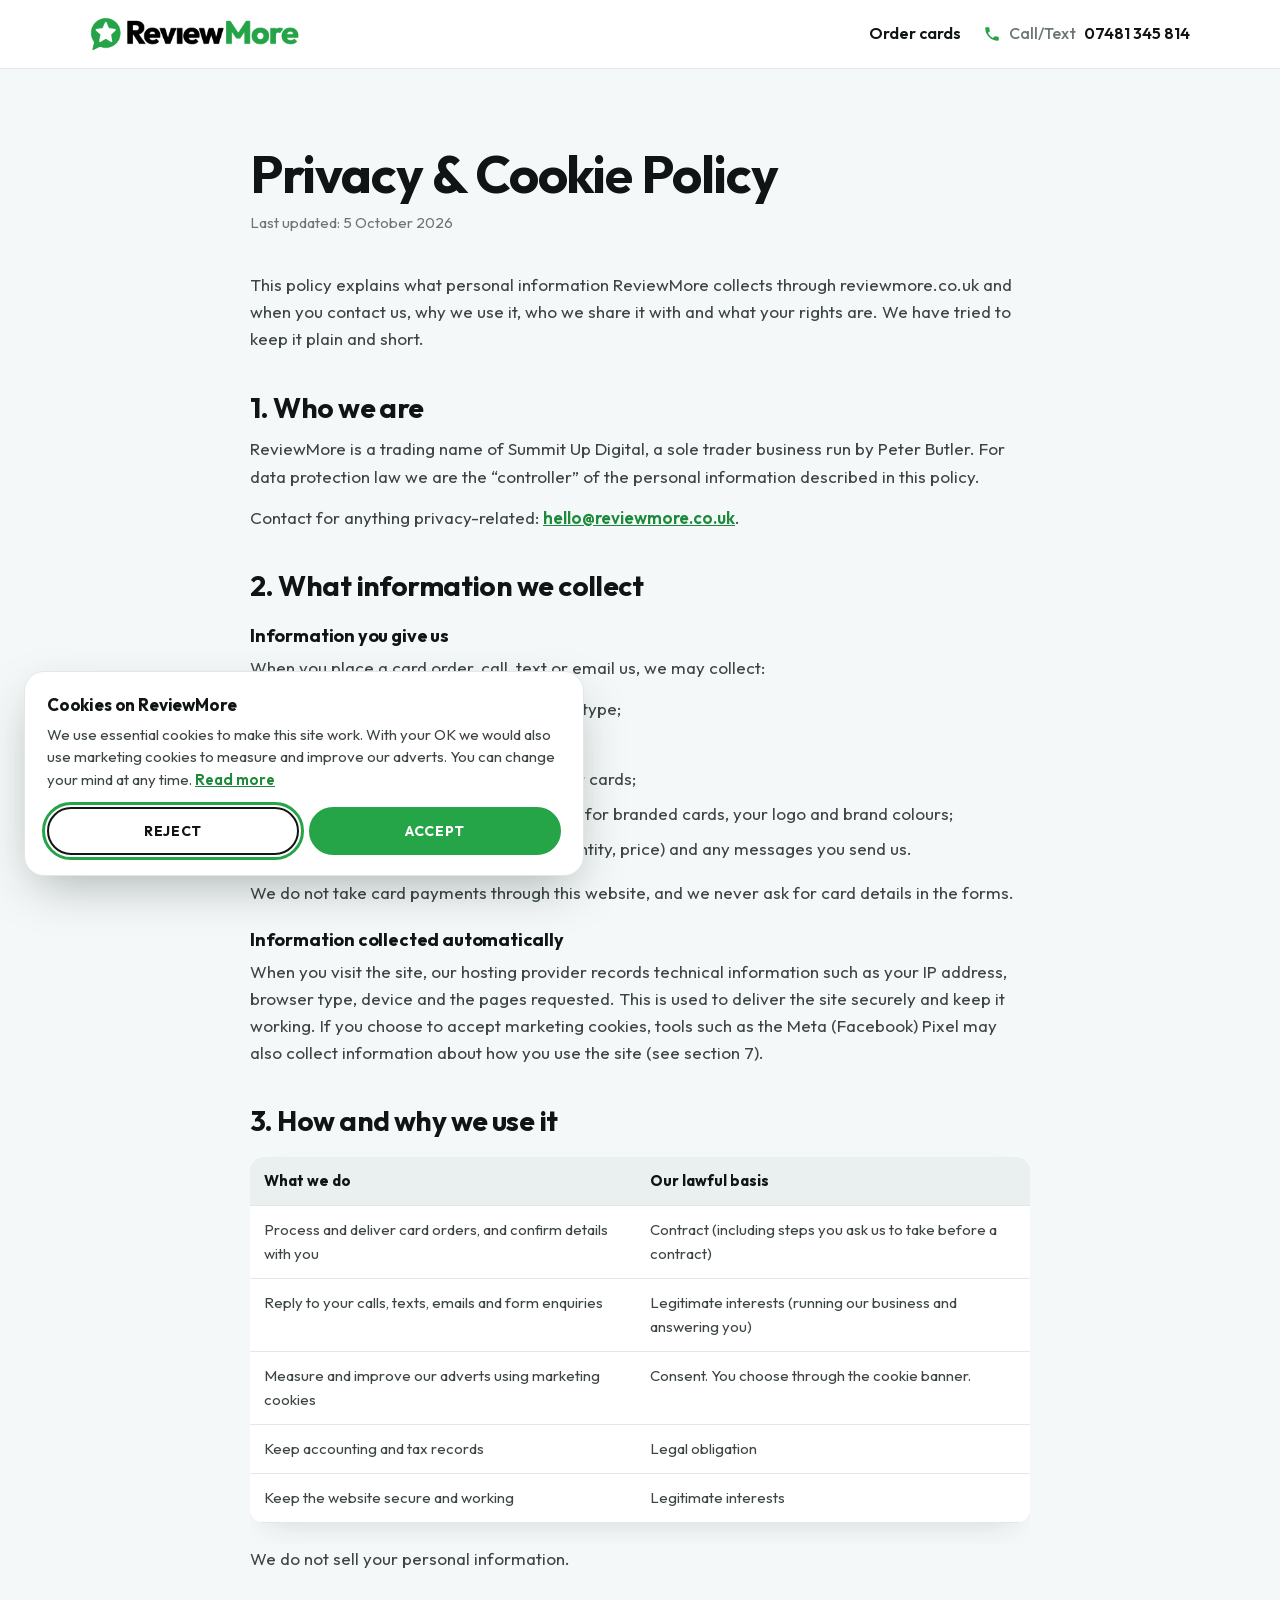
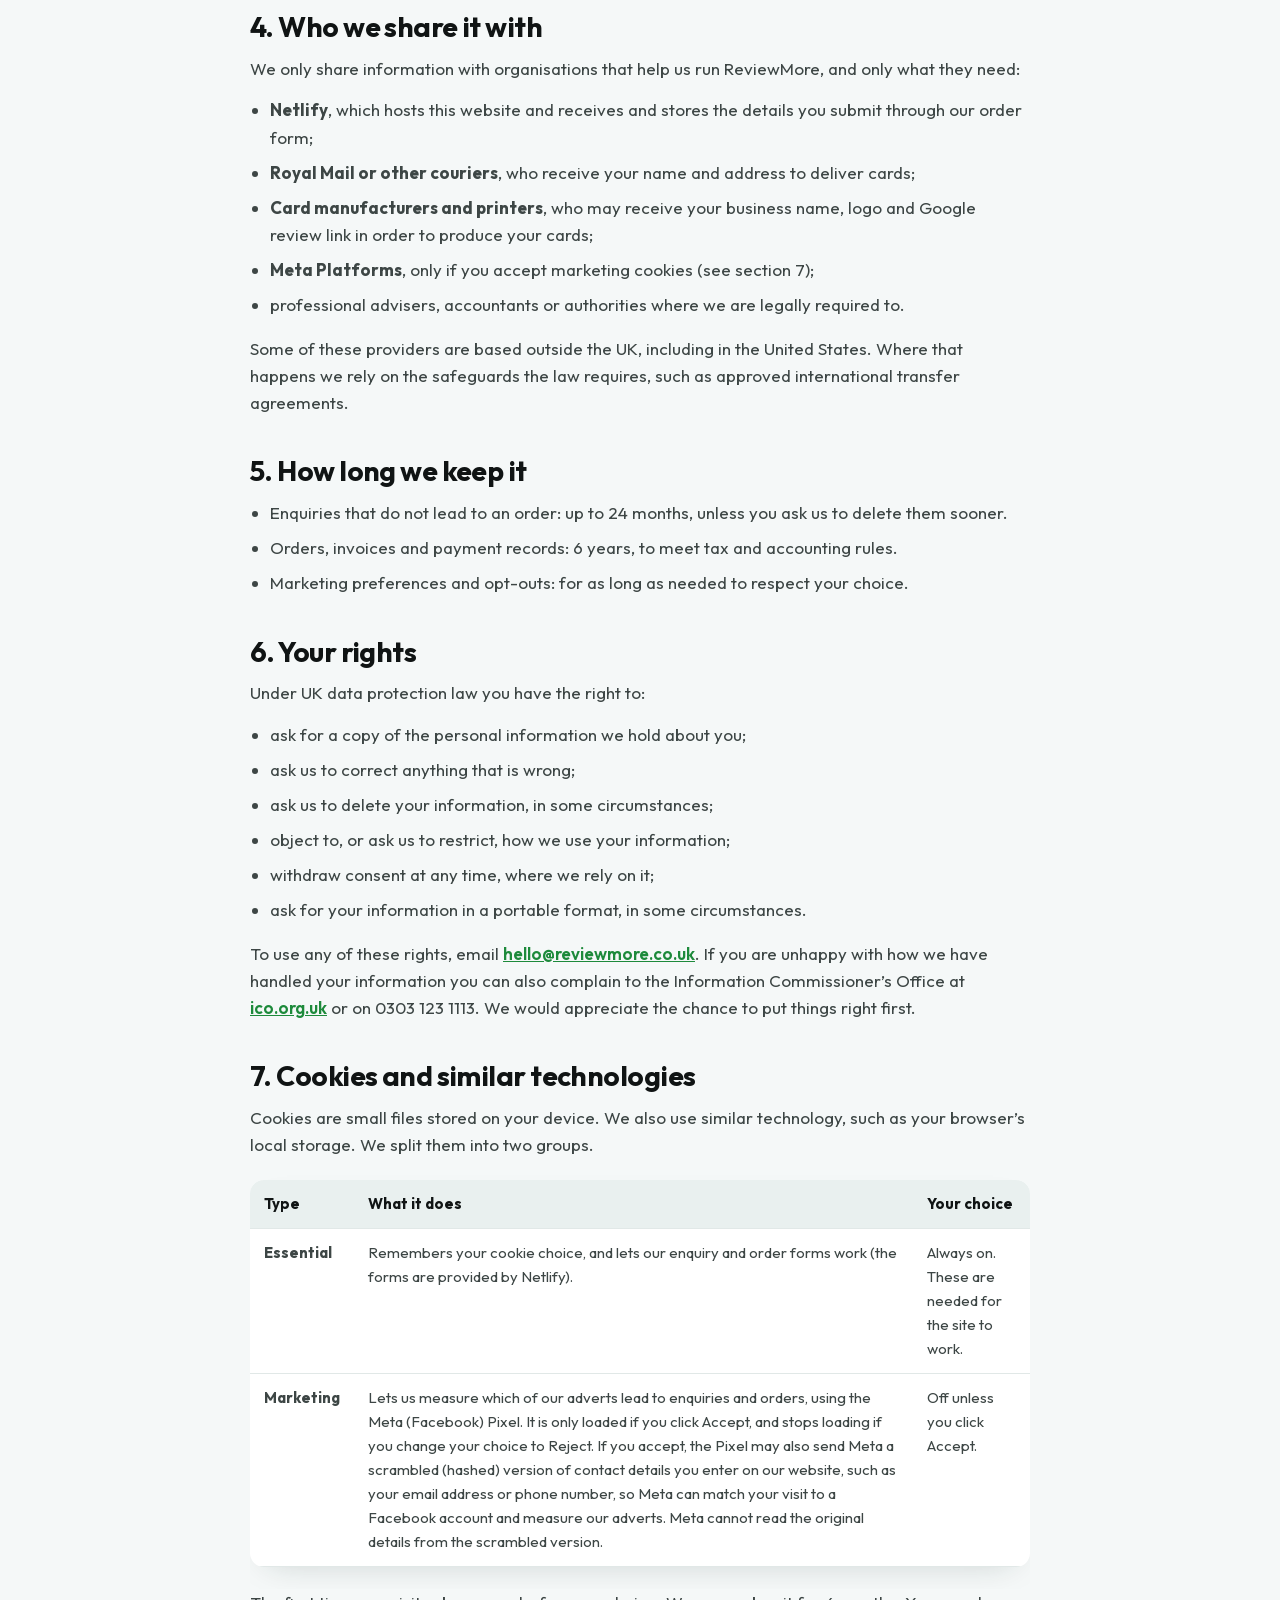
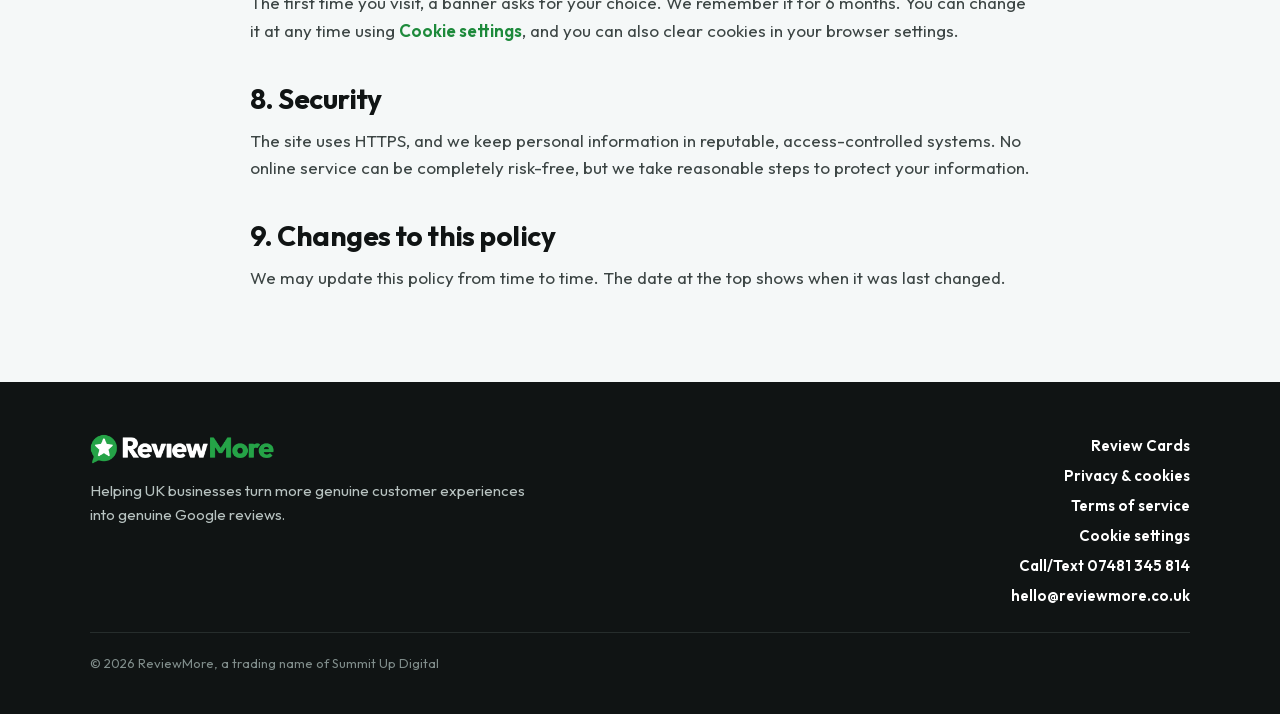
<file: privacy/index.html>
<!doctype html>
<html lang="en-GB">
<head>
  <meta charset="utf-8">
  <meta name="viewport" content="width=device-width, initial-scale=1">
  <title>Privacy &amp; Cookie Policy | ReviewMore</title>
  <meta name="description" content="How ReviewMore collects, uses and protects your personal information, and how we use cookies on reviewmore.co.uk.">
  <link rel="canonical" href="https://reviewmore.co.uk/privacy/">
  <link rel="icon" href="/favicon.ico" sizes="any">
  <link rel="icon" href="/favicon-32.png" type="image/png" sizes="32x32">
  <link rel="icon" href="/favicon-192.png" type="image/png" sizes="192x192">
  <link rel="apple-touch-icon" href="/apple-touch-icon.png">
  <link rel="preload" href="/fonts/outfit-latin.woff2" as="font" type="font/woff2" crossorigin>
  <link rel="stylesheet" href="/css/styles.css">
  <link rel="stylesheet" href="/css/cookie-consent.css">
</head>
<body>

<header class="site-header">
  <div class="wrap header-inner">
    <a href="/" class="logo" aria-label="ReviewMore home"><img src="/Images/logo/reviewmore-logo.png" width="1252" height="203" alt="ReviewMore"></a>
    <div class="header-actions">
      <a href="/#cards" class="header-link">Order cards</a>
      <a href="tel:07481345814" class="header-phone">
        <svg viewBox="0 0 24 24" aria-hidden="true"><path d="M6.6 10.8a15.1 15.1 0 0 0 6.6 6.6l2.2-2.2a1 1 0 0 1 1-.25 11.4 11.4 0 0 0 3.6.57 1 1 0 0 1 1 1V20a1 1 0 0 1-1 1A17 17 0 0 1 3 4a1 1 0 0 1 1-1h3.5a1 1 0 0 1 1 1c0 1.25.2 2.45.57 3.6a1 1 0 0 1-.25 1z"/></svg>
        <span class="header-phone-label">Call/Text</span> <span class="header-phone-number">07481 345 814</span>
      </a>
    </div>
  </div>
</header>

<main>
  <div class="wrap narrow">
    <article class="legal narrow-inner">
      <h1>Privacy &amp; Cookie Policy</h1>
      <p class="updated">Last updated: 5 October 2026</p>

      <p>This policy explains what personal information ReviewMore collects through reviewmore.co.uk and when you contact us, why we use it, who we share it with and what your rights are. We have tried to keep it plain and short.</p>

      <h2>1. Who we are</h2>
      <p>ReviewMore is a trading name of Summit Up Digital, a sole trader business run by Peter Butler. For data protection law we are the &ldquo;controller&rdquo; of the personal information described in this policy.</p>
      <p>Contact for anything privacy-related: <a href="mailto:hello@reviewmore.co.uk">hello@reviewmore.co.uk</a>.</p>

      <h2>2. What information we collect</h2>
      <h3>Information you give us</h3>
      <p>When you place a card order, call, text or email us, we may collect:</p>
      <ul>
        <li>your name, business name and business type;</li>
        <li>your email address and phone number;</li>
        <li>your postal address, so we can post your cards;</li>
        <li>the link to your Google review page and, for branded cards, your logo and brand colours;</li>
        <li>the details of your order (card type, quantity, price) and any messages you send us.</li>
      </ul>
      <p>We do not take card payments through this website, and we never ask for card details in the forms.</p>
      <h3>Information collected automatically</h3>
      <p>When you visit the site, our hosting provider records technical information such as your IP address, browser type, device and the pages requested. This is used to deliver the site securely and keep it working. If you choose to accept marketing cookies, tools such as the Meta (Facebook) Pixel may also collect information about how you use the site (see section 7).</p>

      <h2>3. How and why we use it</h2>
      <div class="table-scroll">
        <table>
          <thead><tr><th>What we do</th><th>Our lawful basis</th></tr></thead>
          <tbody>
            <tr><td>Process and deliver card orders, and confirm details with you</td><td>Contract (including steps you ask us to take before a contract)</td></tr>
            <tr><td>Reply to your calls, texts, emails and form enquiries</td><td>Legitimate interests (running our business and answering you)</td></tr>
            <tr><td>Measure and improve our adverts using marketing cookies</td><td>Consent. You choose through the cookie banner.</td></tr>
            <tr><td>Keep accounting and tax records</td><td>Legal obligation</td></tr>
            <tr><td>Keep the website secure and working</td><td>Legitimate interests</td></tr>
          </tbody>
        </table>
      </div>
      <p>We do not sell your personal information.</p>

      <h2>4. Who we share it with</h2>
      <p>We only share information with organisations that help us run ReviewMore, and only what they need:</p>
      <ul>
        <li><strong>Netlify</strong>, which hosts this website and receives and stores the details you submit through our order form;</li>
        <li><strong>Royal Mail or other couriers</strong>, who receive your name and address to deliver cards;</li>
        <li><strong>Card manufacturers and printers</strong>, who may receive your business name, logo and Google review link in order to produce your cards;</li>
        <li><strong>Meta Platforms</strong>, only if you accept marketing cookies (see section 7);</li>
        <li>professional advisers, accountants or authorities where we are legally required to.</li>
      </ul>
      <p>Some of these providers are based outside the UK, including in the United States. Where that happens we rely on the safeguards the law requires, such as approved international transfer agreements.</p>

      <h2>5. How long we keep it</h2>
      <ul>
        <li>Enquiries that do not lead to an order: up to 24 months, unless you ask us to delete them sooner.</li>
        <li>Orders, invoices and payment records: 6 years, to meet tax and accounting rules.</li>
        <li>Marketing preferences and opt-outs: for as long as needed to respect your choice.</li>
      </ul>

      <h2>6. Your rights</h2>
      <p>Under UK data protection law you have the right to:</p>
      <ul>
        <li>ask for a copy of the personal information we hold about you;</li>
        <li>ask us to correct anything that is wrong;</li>
        <li>ask us to delete your information, in some circumstances;</li>
        <li>object to, or ask us to restrict, how we use your information;</li>
        <li>withdraw consent at any time, where we rely on it;</li>
        <li>ask for your information in a portable format, in some circumstances.</li>
      </ul>
      <p>To use any of these rights, email <a href="mailto:hello@reviewmore.co.uk">hello@reviewmore.co.uk</a>. If you are unhappy with how we have handled your information you can also complain to the Information Commissioner&rsquo;s Office at <a href="https://ico.org.uk/make-a-complaint/" rel="noopener">ico.org.uk</a> or on 0303 123 1113. We would appreciate the chance to put things right first.</p>

      <h2 id="cookies">7. Cookies and similar technologies</h2>
      <p>Cookies are small files stored on your device. We also use similar technology, such as your browser&rsquo;s local storage. We split them into two groups.</p>
      <div class="table-scroll">
        <table>
          <thead><tr><th>Type</th><th>What it does</th><th>Your choice</th></tr></thead>
          <tbody>
            <tr><td><strong>Essential</strong></td><td>Remembers your cookie choice, and lets our enquiry and order forms work (the forms are provided by Netlify).</td><td>Always on. These are needed for the site to work.</td></tr>
            <tr><td><strong>Marketing</strong></td><td>Lets us measure which of our adverts lead to enquiries and orders, using the Meta (Facebook) Pixel. It is only loaded if you click Accept, and stops loading if you change your choice to Reject. If you accept, the Pixel may also send Meta a scrambled (hashed) version of contact details you enter on our website, such as your email address or phone number, so Meta can match your visit to a Facebook account and measure our adverts. Meta cannot read the original details from the scrambled version.</td><td>Off unless you click Accept.</td></tr>
          </tbody>
        </table>
      </div>
      <p>The first time you visit, a banner asks for your choice. We remember it for 6 months. You can change it at any time using <button type="button" class="footer-link-button" data-cookie-settings style="color: var(--green-dark);">Cookie settings</button>, and you can also clear cookies in your browser settings.</p>

      <h2>8. Security</h2>
      <p>The site uses HTTPS, and we keep personal information in reputable, access-controlled systems. No online service can be completely risk-free, but we take reasonable steps to protect your information.</p>

      <h2>9. Changes to this policy</h2>
      <p>We may update this policy from time to time. The date at the top shows when it was last changed.</p>
    </article>
  </div>
</main>

<footer class="site-footer">
  <div class="wrap footer-inner">
    <div>
      <p class="logo"><img src="/Images/logo/reviewmore-logo-white.png" width="1252" height="203" alt="ReviewMore" loading="lazy"></p>
      <p class="footer-tag">Helping UK businesses turn more genuine customer experiences into genuine Google reviews.</p>
    </div>
    <div class="footer-links">
      <a href="/#cards">Review Cards</a>
      <a href="/privacy/">Privacy &amp; cookies</a>
      <a href="/terms/">Terms of service</a>
      <button type="button" class="footer-link-button" data-cookie-settings>Cookie settings</button>
      <a href="tel:07481345814">Call/Text 07481 345 814</a>
      <a href="mailto:hello@reviewmore.co.uk">hello@reviewmore.co.uk</a>
    </div>
    <p class="footer-small">&copy; <span id="year">2026</span> ReviewMore, a trading name of Summit Up Digital</p>
  </div>
</footer>

<script src="/js/cookie-consent.js"></script>
<script>document.getElementById('year').textContent = new Date().getFullYear();</script>
</body>
</html>
</file>
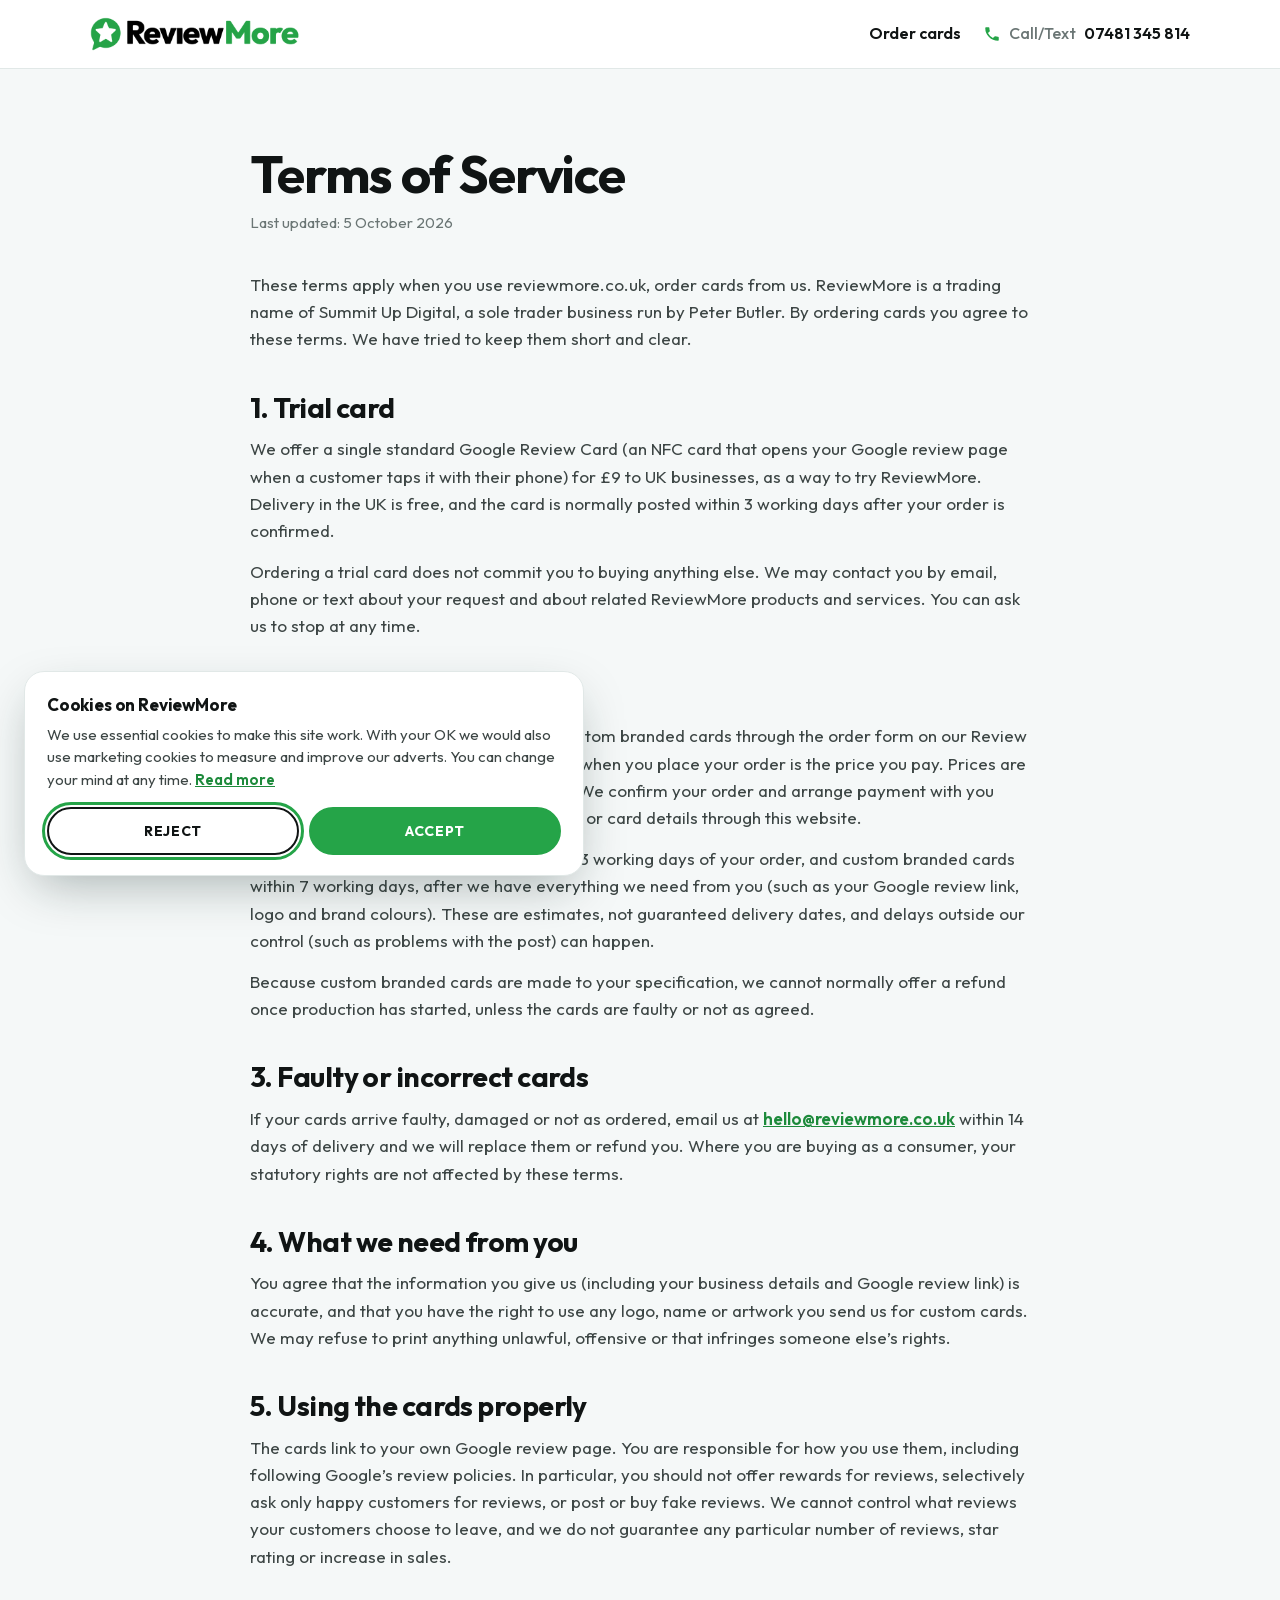
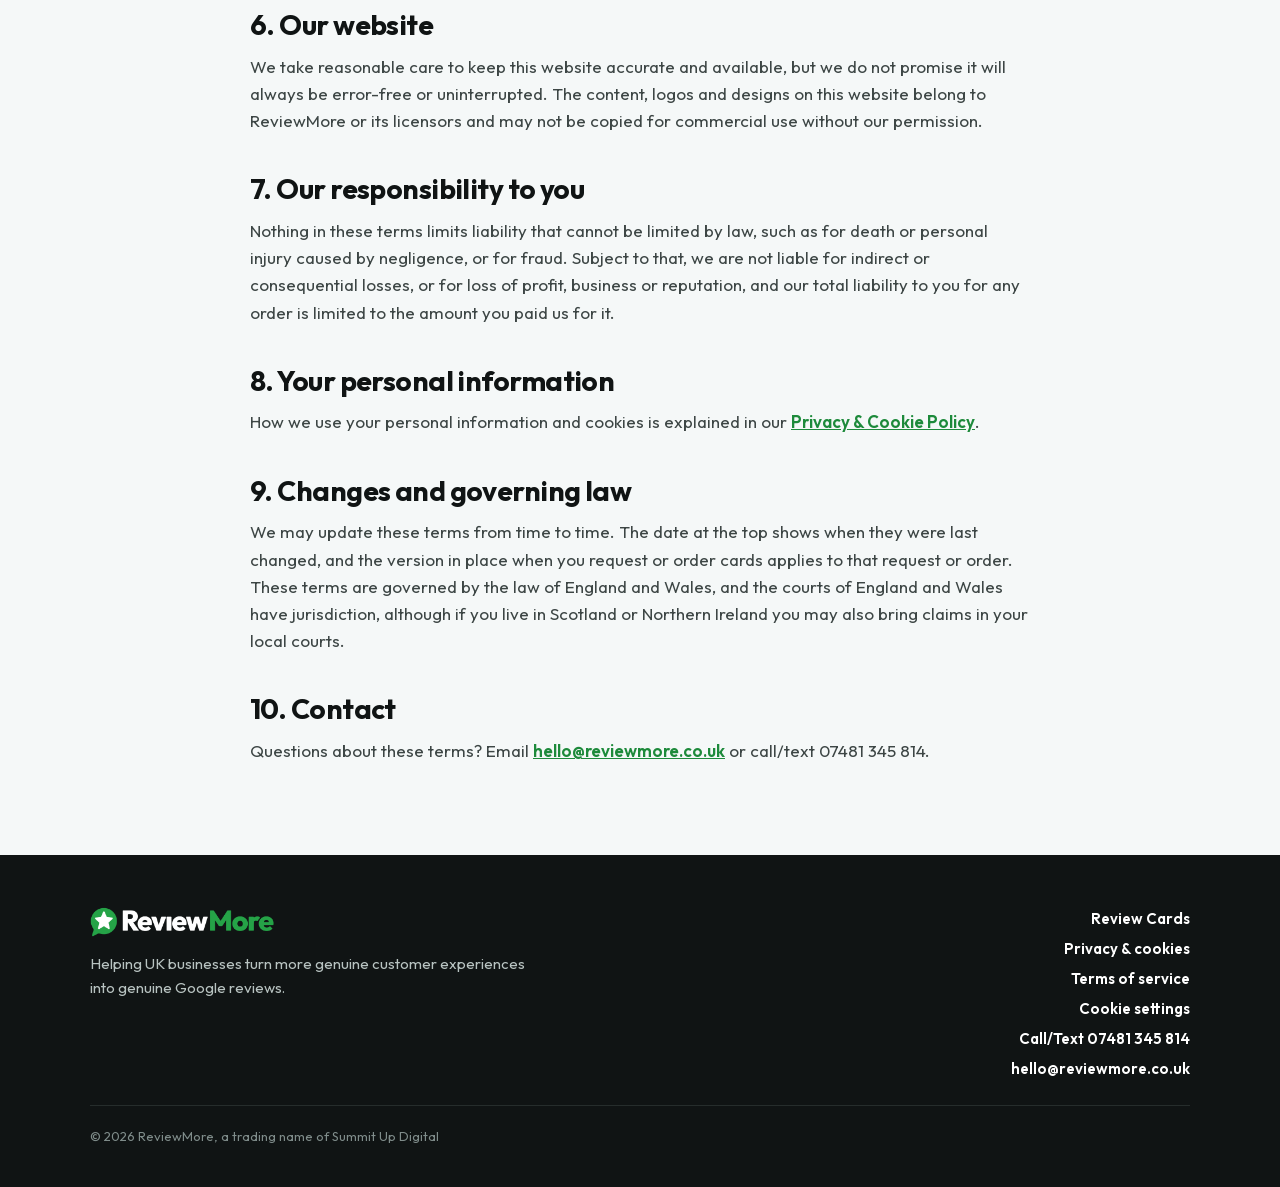
<file: terms/index.html>
<!doctype html>
<html lang="en-GB">
<head>
  <meta charset="utf-8">
  <meta name="viewport" content="width=device-width, initial-scale=1">
  <title>Terms of Service | ReviewMore</title>
  <meta name="description" content="The terms that apply to ReviewMore Review Cards, card orders and use of reviewmore.co.uk.">
  <link rel="canonical" href="https://reviewmore.co.uk/terms/">
  <link rel="icon" href="/favicon.ico" sizes="any">
  <link rel="icon" href="/favicon-32.png" type="image/png" sizes="32x32">
  <link rel="icon" href="/favicon-192.png" type="image/png" sizes="192x192">
  <link rel="apple-touch-icon" href="/apple-touch-icon.png">
  <link rel="preload" href="/fonts/outfit-latin.woff2" as="font" type="font/woff2" crossorigin>
  <link rel="stylesheet" href="/css/styles.css">
  <link rel="stylesheet" href="/css/cookie-consent.css">
</head>
<body>

<header class="site-header">
  <div class="wrap header-inner">
    <a href="/" class="logo" aria-label="ReviewMore home"><img src="/Images/logo/reviewmore-logo.png" width="1252" height="203" alt="ReviewMore"></a>
    <div class="header-actions">
      <a href="/#cards" class="header-link">Order cards</a>
      <a href="tel:07481345814" class="header-phone">
        <svg viewBox="0 0 24 24" aria-hidden="true"><path d="M6.6 10.8a15.1 15.1 0 0 0 6.6 6.6l2.2-2.2a1 1 0 0 1 1-.25 11.4 11.4 0 0 0 3.6.57 1 1 0 0 1 1 1V20a1 1 0 0 1-1 1A17 17 0 0 1 3 4a1 1 0 0 1 1-1h3.5a1 1 0 0 1 1 1c0 1.25.2 2.45.57 3.6a1 1 0 0 1-.25 1z"/></svg>
        <span class="header-phone-label">Call/Text</span> <span class="header-phone-number">07481 345 814</span>
      </a>
    </div>
  </div>
</header>

<main>
  <div class="wrap narrow">
    <article class="legal narrow-inner">
      <h1>Terms of Service</h1>
      <p class="updated">Last updated: 5 October 2026</p>

      <p>These terms apply when you use reviewmore.co.uk, order cards from us. ReviewMore is a trading name of Summit Up Digital, a sole trader business run by Peter Butler. By ordering cards you agree to these terms. We have tried to keep them short and clear.</p>

      <h2>1. Trial card</h2>
      <p>We offer a single standard Google Review Card (an NFC card that opens your Google review page when a customer taps it with their phone) for £9 to UK businesses, as a way to try ReviewMore. Delivery in the UK is free, and the card is normally posted within 3 working days after your order is confirmed.</p>
      <p>Ordering a trial card does not commit you to buying anything else. We may contact you by email, phone or text about your request and about related ReviewMore products and services. You can ask us to stop at any time.</p>

      <h2>2. Ordering cards</h2>
      <p>You can order extra standard cards and custom branded cards through the order form on our Review Cards page. The price and quantity shown when you place your order is the price you pay. Prices are in pounds sterling and include UK delivery. We confirm your order and arrange payment with you directly, and we do not take card payments or card details through this website.</p>
      <p>Standard cards are normally posted within 3 working days of your order, and custom branded cards within 7 working days, after we have everything we need from you (such as your Google review link, logo and brand colours). These are estimates, not guaranteed delivery dates, and delays outside our control (such as problems with the post) can happen.</p>
      <p>Because custom branded cards are made to your specification, we cannot normally offer a refund once production has started, unless the cards are faulty or not as agreed.</p>

      <h2>3. Faulty or incorrect cards</h2>
      <p>If your cards arrive faulty, damaged or not as ordered, email us at <a href="mailto:hello@reviewmore.co.uk">hello@reviewmore.co.uk</a> within 14 days of delivery and we will replace them or refund you. Where you are buying as a consumer, your statutory rights are not affected by these terms.</p>

      <h2>4. What we need from you</h2>
      <p>You agree that the information you give us (including your business details and Google review link) is accurate, and that you have the right to use any logo, name or artwork you send us for custom cards. We may refuse to print anything unlawful, offensive or that infringes someone else&rsquo;s rights.</p>

      <h2>5. Using the cards properly</h2>
      <p>The cards link to your own Google review page. You are responsible for how you use them, including following Google&rsquo;s review policies. In particular, you should not offer rewards for reviews, selectively ask only happy customers for reviews, or post or buy fake reviews. We cannot control what reviews your customers choose to leave, and we do not guarantee any particular number of reviews, star rating or increase in sales.</p>

      <h2>6. Our website</h2>
      <p>We take reasonable care to keep this website accurate and available, but we do not promise it will always be error-free or uninterrupted. The content, logos and designs on this website belong to ReviewMore or its licensors and may not be copied for commercial use without our permission.</p>

      <h2>7. Our responsibility to you</h2>
      <p>Nothing in these terms limits liability that cannot be limited by law, such as for death or personal injury caused by negligence, or for fraud. Subject to that, we are not liable for indirect or consequential losses, or for loss of profit, business or reputation, and our total liability to you for any order is limited to the amount you paid us for it.</p>

      <h2>8. Your personal information</h2>
      <p>How we use your personal information and cookies is explained in our <a href="/privacy/">Privacy &amp; Cookie Policy</a>.</p>

      <h2>9. Changes and governing law</h2>
      <p>We may update these terms from time to time. The date at the top shows when they were last changed, and the version in place when you request or order cards applies to that request or order. These terms are governed by the law of England and Wales, and the courts of England and Wales have jurisdiction, although if you live in Scotland or Northern Ireland you may also bring claims in your local courts.</p>

      <h2>10. Contact</h2>
      <p>Questions about these terms? Email <a href="mailto:hello@reviewmore.co.uk">hello@reviewmore.co.uk</a> or call/text 07481 345 814.</p>
    </article>
  </div>
</main>

<footer class="site-footer">
  <div class="wrap footer-inner">
    <div>
      <p class="logo"><img src="/Images/logo/reviewmore-logo-white.png" width="1252" height="203" alt="ReviewMore" loading="lazy"></p>
      <p class="footer-tag">Helping UK businesses turn more genuine customer experiences into genuine Google reviews.</p>
    </div>
    <div class="footer-links">
      <a href="/#cards">Review Cards</a>
      <a href="/privacy/">Privacy &amp; cookies</a>
      <a href="/terms/">Terms of service</a>
      <button type="button" class="footer-link-button" data-cookie-settings>Cookie settings</button>
      <a href="tel:07481345814">Call/Text 07481 345 814</a>
      <a href="mailto:hello@reviewmore.co.uk">hello@reviewmore.co.uk</a>
    </div>
    <p class="footer-small">&copy; <span id="year">2026</span> ReviewMore, a trading name of Summit Up Digital</p>
  </div>
</footer>

<script src="/js/cookie-consent.js"></script>
<script>document.getElementById('year').textContent = new Date().getFullYear();</script>
</body>
</html>
</file>
<file: css/styles.css>
/* ReviewMore — funnel page (v3: Outfit + green) */

/* Outfit, self-hosted (SIL Open Font License, see fonts/OFL.txt).
   One variable font file per character set covers weights 400–800. */
@font-face {
  font-family: "Outfit";
  font-style: normal;
  font-weight: 400 800;
  font-display: swap;
  src: url("../fonts/outfit-latin-ext.woff2") format("woff2");
  unicode-range: U+0100-02BA, U+02BD-02C5, U+02C7-02CC, U+02CE-02D7, U+02DD-02FF, U+0304, U+0308, U+0329, U+1D00-1DBF, U+1E00-1E9F, U+1EF2-1EFF, U+2020, U+20A0-20AB, U+20AD-20C0, U+2113, U+2C60-2C7F, U+A720-A7FF;
}
@font-face {
  font-family: "Outfit";
  font-style: normal;
  font-weight: 400 800;
  font-display: swap;
  src: url("../fonts/outfit-latin.woff2") format("woff2");
  unicode-range: U+0000-00FF, U+0131, U+0152-0153, U+02BB-02BC, U+02C6, U+02DA, U+02DC, U+0304, U+0308, U+0329, U+2000-206F, U+20AC, U+2122, U+2191, U+2193, U+2212, U+2215, U+FEFF, U+FFFD;
}
:root {
  --paper: #f5f8f8;      /* page background: very pale grey, hint of green/blue */
  --tint: #e9f0ef;       /* panels */
  --tint-2: #dfe9e7;     /* borders on tinted panels */
  --white: #ffffff;
  --ink: #101414;
  --ink-2: #3d4645;
  --muted: #6b7675;
  --rule: #e1e8e7;
  --green: #25a448;
  --green-dark: #1d8a3b;
  --green-soft: #e3f4e8;
  --star: #f5b301;

  --font: "Outfit", system-ui, -apple-system, "Segoe UI", sans-serif;
  --wrap: 1180px;
  --narrow: 780px;
  --gutter: clamp(16px, 4vw, 40px);
  --section: clamp(56px, 7vw, 96px);
  --radius-xl: clamp(20px, 3vw, 32px);
  --radius-lg: 20px;
  --radius: 14px;
  --shadow: 0 12px 32px -18px rgba(16, 40, 36, .22);
}

*, *::before, *::after { box-sizing: border-box; }
html { scroll-behavior: smooth; -webkit-text-size-adjust: 100%; }
body {
  margin: 0;
  background: var(--paper);
  color: var(--ink);
  font-family: var(--font);
  font-size: 18px;
  line-height: 1.6;
  -webkit-font-smoothing: antialiased;
}
img { max-width: 100%; height: auto; display: block; }
a { color: inherit; }
h1, h2, h3 { margin: 0; font-weight: 700; letter-spacing: -0.02em; line-height: 1.1; }
h2 { font-size: clamp(30px, 4vw, 46px); }
p { margin: 0; }
mark { background: var(--green-soft); color: var(--green-dark); font-weight: 700; padding: 0 .25em; border-radius: 6px; }
.hl { color: var(--green); }
.center { text-align: center; }
.stars { color: var(--star); letter-spacing: 2px; }

.wrap { max-width: var(--wrap); margin: 0 auto; padding: 0 var(--gutter); }
.narrow { max-width: calc(var(--narrow) + var(--gutter) * 2); }
.narrow-inner { max-width: var(--narrow); margin: 0 auto; }
.section { padding: var(--section) 0; }
.section-tight { padding-top: 0; }
.sub { margin-top: 18px; font-size: clamp(18px, 1.8vw, 20px); color: var(--ink-2); }
.card { background: var(--white); border-radius: var(--radius-lg); box-shadow: var(--shadow); }

.section-head { max-width: 680px; margin-bottom: 44px; }
.section-head p { margin-top: 14px; font-size: 19px; color: var(--ink-2); }

/* Buttons — fully rounded */
.btn {
  display: inline-flex; align-items: center; justify-content: center; gap: 10px;
  background: var(--green);
  color: var(--white);
  text-decoration: none;
  font-family: var(--font);
  font-weight: 700;
  font-size: 15px;
  text-transform: uppercase;
  letter-spacing: .06em;
  padding: 15px 28px;
  border: 2px solid var(--green);
  border-radius: 999px;
  box-shadow: 0 10px 24px -10px rgba(37, 164, 72, .6);
  transition: background .15s ease, border-color .15s ease, transform .15s ease;
}
.btn:hover { background: var(--green-dark); border-color: var(--green-dark); transform: translateY(-1px); }
.btn:focus-visible, a:focus-visible, summary:focus-visible { outline: 3px solid var(--ink); outline-offset: 3px; }
.btn-small { padding: 10px 20px; font-size: 13px; box-shadow: none; }
.btn-big { padding: 19px 36px; font-size: 16px; }
.btn-block { display: flex; width: 100%; }
.btn-outline { background: transparent; color: var(--ink); border-color: var(--ink); box-shadow: none; }
.btn-outline:hover { background: var(--ink); color: var(--white); border-color: var(--ink); }
.micro { margin-top: 16px; font-size: 14px; color: var(--muted); }

.pill-badge {
  display: inline-block; background: var(--ink); color: var(--white);
  font-size: 12px; font-weight: 700; text-transform: uppercase; letter-spacing: .08em;
  padding: 6px 14px; border-radius: 999px;
}

/* Top bar & header */
.topbar { background: var(--ink); color: #e9efee; text-align: center; font-size: 14px; padding: 9px var(--gutter); }
.topbar-badge { display: inline-block; background: var(--green); color: var(--white); font-weight: 700; font-size: 11px; text-transform: uppercase; letter-spacing: .08em; padding: 3px 10px; border-radius: 999px; margin-right: 6px; }
.site-header { position: sticky; top: 0; z-index: 20; background: rgba(255, 255, 255, .95); backdrop-filter: blur(8px); -webkit-backdrop-filter: blur(8px); border-bottom: 1px solid var(--rule); }
.header-inner { display: flex; align-items: center; justify-content: space-between; gap: 20px; height: 68px; }
.logo { font-weight: 800; font-size: 22px; letter-spacing: -0.02em; text-decoration: none; display: inline-flex; align-items: center; gap: 7px; }
.logo img { display: block; height: 34px; width: auto; }
.site-footer .logo img { height: 30px; }
.header-actions { display: flex; align-items: center; gap: 22px; }
.header-phone { display: inline-flex; align-items: center; gap: 8px; text-decoration: none; font-weight: 600; font-size: 16px; white-space: nowrap; }
.header-phone svg { width: 18px; height: 18px; fill: var(--green); flex: none; }
.header-phone-label { color: var(--muted); font-weight: 500; }
.header-phone:hover .header-phone-number { color: var(--green-dark); }
.header-link { font-weight: 600; font-size: 16px; text-decoration: none; white-space: nowrap; }
.header-link:hover, .header-link[aria-current="page"] { color: var(--green-dark); text-decoration: underline; text-decoration-thickness: 2px; text-underline-offset: 6px; }

/* Hero */
.hero { padding: 16px 0 0; }
.hero-panel {
  margin: 0 16px;
  background: var(--tint);
  border-radius: var(--radius-xl);
  padding: clamp(40px, 6vw, 84px) 0;
}
.hero-grid { max-width: var(--wrap); margin: 0 auto; padding: 0 var(--gutter); display: grid; grid-template-columns: 1.25fr 1fr; gap: clamp(36px, 6vw, 80px); align-items: center; }
.eyebrow { font-size: 14px; font-weight: 700; text-transform: uppercase; letter-spacing: .12em; color: var(--ink-2); margin-bottom: 18px; }
.hero h1 { font-size: clamp(40px, 5.6vw, 66px); font-weight: 800; letter-spacing: -0.03em; line-height: 1.04; }
.hero h1 .hl { display: block; }
.hero-copy > p:not(.eyebrow):not(.micro) { margin-top: 22px; color: var(--ink-2); max-width: 34em; }
.hero-copy .hero-strong { color: var(--ink); font-weight: 600; font-size: 20px; }
.hero-actions { display: flex; flex-direction: column; gap: 12px; margin-top: 32px; max-width: 360px; }
.hero-actions .btn { width: 100%; }

.hero-media { justify-self: center; width: 100%; max-width: clamp(260px, calc((100vh - 270px) * 9 / 16), 360px); position: relative; align-self: start; }
.video-frame {
  aspect-ratio: 9 / 16;
  border-radius: 24px;
  overflow: hidden;
  background: #3d4038 url("../Images/video-poster.jpg") center / cover no-repeat;
  box-shadow: 0 30px 60px -30px rgba(16, 40, 36, .45), 0 0 0 8px var(--white);
}
.loop-video { width: 100%; height: 100%; object-fit: cover; display: block; pointer-events: none; }
.loop-video::-webkit-media-controls,
.loop-video::-webkit-media-controls-start-playback-button,
.loop-video::-webkit-media-controls-panel { display: none !important; -webkit-appearance: none; }
.media-tag {
  position: absolute; left: -24px; top: 40px;
  background: var(--white); border-radius: 999px; padding: 10px 18px;
  font-weight: 700; font-size: 15px;
  box-shadow: 0 10px 30px -10px rgba(16, 40, 36, .3);
}

/* Feature cards under hero */
.feature-cards {
  list-style: none; margin: 16px 16px 0; padding: 0;
  display: grid; grid-template-columns: repeat(4, 1fr); gap: 16px;
}
.feature-cards li { background: var(--white); border-radius: var(--radius-lg); padding: 28px 26px 30px; box-shadow: var(--shadow); }
.feature-cards svg { width: 30px; height: 30px; fill: none; stroke: var(--green); stroke-width: 1.8; stroke-linecap: round; stroke-linejoin: round; }
.feature-cards h3 { margin-top: 18px; font-size: 21px; line-height: 1.25; }
.feature-cards p { margin-top: 10px; font-size: 16px; color: var(--ink-2); }

/* Scrolling strip */
.marquee { margin-top: clamp(32px, 4vw, 48px); background: var(--green); color: var(--white); overflow: hidden; white-space: nowrap; padding: 16px 0; }
.marquee-track { display: inline-flex; gap: 56px; padding-left: 56px; animation: marquee 32s linear infinite; font-weight: 700; font-size: 19px; }
@keyframes marquee { from { transform: translateX(0); } to { transform: translateX(-50%); } }

/* Founder */
.founder { display: grid; grid-template-columns: 280px 1fr; gap: clamp(32px, 5vw, 64px); align-items: center; padding: clamp(28px, 5vw, 56px); }
.founder-photo { margin: 0; text-align: center; }
.founder-photo img { border-radius: 50%; width: 260px; height: 260px; object-fit: cover; margin: 0 auto; border: 6px solid var(--tint); }
.founder-photo figcaption { margin-top: 14px; font-size: 15px; color: var(--muted); }
.founder-copy h2 { margin-bottom: 18px; }
.founder-copy p + p { margin-top: 12px; }
.founder-copy p { color: var(--ink-2); }
.founder-copy .lead { font-size: 23px; font-weight: 600; color: var(--ink); line-height: 1.3; }
.founder-copy em { font-style: normal; font-weight: 600; color: var(--ink); }
.founder-copy strong { color: var(--ink); }
.founder-copy .btn { margin-top: 28px; }

/* Step cards */
.step-cards { list-style: none; margin: 0; padding: 0; display: grid; grid-template-columns: repeat(3, 1fr); gap: 22px; }
.step-cards li { position: relative; padding: 16px 16px 28px; }
.step-num {
  position: absolute; top: -14px; left: -10px; z-index: 1;
  width: 40px; height: 40px; border-radius: 10px;
  background: var(--green); color: var(--white);
  display: grid; place-items: center; font-weight: 800; font-size: 19px;
  box-shadow: 0 8px 18px -8px rgba(37, 164, 72, .7);
}
.step-img { width: 100%; aspect-ratio: 4 / 3; object-fit: cover; border-radius: var(--radius); }
.step-img-tall { object-position: center 40%; }
.step-cards h3 { margin: 22px 10px 0; font-size: 22px; }
.step-cards p { margin: 8px 10px 0; color: var(--ink-2); font-size: 16px; }

/* Problem (dark panel) */
.dark-panel { background: var(--ink); color: #e9efee; border-radius: var(--radius-xl); padding: clamp(48px, 7vw, 88px) clamp(24px, 5vw, 64px); }
.dark-panel h2 { color: var(--white); }
.dark-panel .hl { color: #4cc96c; }
.dark-panel .sub { color: #b8c3c1; }
.problem-list { list-style: none; margin: 36px auto 0; padding: 0; max-width: 470px; text-align: left; }
.problem-list li { padding: 14px 0 14px 36px; border-bottom: 1px solid #262d2c; position: relative; font-size: 19px; color: #dfe7e5; }
.problem-list li::before { content: "×"; position: absolute; left: 6px; top: 10px; color: #7f8c8a; font-weight: 700; font-size: 24px; }
.problem-list li:last-child { color: var(--white); font-weight: 600; }
.problem-answer { margin-top: 36px; font-size: clamp(22px, 2.6vw, 28px); font-weight: 700; color: var(--white); }

/* Offer + form */
.offer { padding-top: 0; scroll-margin-top: 72px; }
.offer-panel { background: var(--tint); border-radius: var(--radius-xl); padding: clamp(28px, 5vw, 64px); display: grid; grid-template-columns: 1fr 1fr; gap: clamp(32px, 5vw, 64px); align-items: start; }
.offer-copy .pill-badge { margin-bottom: 18px; }
.offer-copy h2 { margin-bottom: 22px; }
.offer-copy p + p { margin-top: 14px; }
.offer-copy p { color: var(--ink-2); }
.offer-copy strong { color: var(--ink); }
.offer-copy .ticks { margin-top: 26px; }
.form-card { background: var(--white); border-radius: var(--radius-lg); padding: clamp(22px, 3vw, 32px); box-shadow: var(--shadow); }
.form-card h3 { font-size: 30px; }
.form-sub { margin-top: 6px; color: var(--muted); font-size: 16px; }
.form-embed { margin-top: 14px; min-height: 600px; }
.form-embed iframe { min-height: 600px; }

/* Ticks */
.ticks { list-style: none; margin: 0; padding: 0; }
.ticks li { display: flex; gap: 12px; align-items: flex-start; padding: 7px 0; font-size: 17px; }
.ticks li::before {
  content: ""; flex: none; width: 22px; height: 22px; margin-top: 2px; border-radius: 50%;
  background: var(--green) url("data:image/svg+xml,%3Csvg xmlns='http://www.w3.org/2000/svg' viewBox='0 0 20 20'%3E%3Cpath d='M5.5 10.5l3 3 6-7' fill='none' stroke='%23ffffff' stroke-width='2.4' stroke-linecap='round' stroke-linejoin='round'/%3E%3C/svg%3E") center / 20px no-repeat;
}

/* £29 plan */
.plan-grid { display: grid; grid-template-columns: 1fr 1fr; gap: clamp(32px, 6vw, 80px); align-items: center; }
.plan-copy h2 { margin-bottom: 24px; }
.plan-copy p { color: var(--ink-2); }
.plan-copy p + p { margin-top: 14px; }
.plan-copy strong { color: var(--ink); }
.plan { position: relative; padding: clamp(26px, 4vw, 40px); }
.pill-float { position: absolute; top: -14px; left: clamp(26px, 4vw, 40px); }
.plan-head { display: flex; justify-content: space-between; align-items: baseline; gap: 16px; padding-bottom: 14px; border-bottom: 1px solid var(--rule); }
.plan-name { font-weight: 700; font-size: 24px; }
.plan-price { font-size: clamp(52px, 6vw, 64px); font-weight: 800; letter-spacing: -0.03em; line-height: 1; }
.plan-price span { font-size: 18px; font-weight: 500; color: var(--muted); letter-spacing: 0; margin-left: 2px; }
.plan-terms { margin-top: 12px; font-size: 15px; color: var(--muted); }
.plan-intro { margin: 20px 0 8px; font-weight: 600; }
.plan-close { margin: 20px 0 24px; padding-top: 18px; border-top: 1px solid var(--rule); color: var(--ink-2); font-size: 17px; }

/* Genuine reviews */
.soft-panel { background: var(--tint); border-radius: var(--radius-xl); padding: clamp(44px, 6vw, 80px) clamp(22px, 5vw, 64px); }
.nos { list-style: none; margin: 40px auto 0; padding: 0; max-width: 940px; display: grid; grid-template-columns: repeat(3, 1fr); gap: 16px; }
.nos li { background: var(--white); border-radius: var(--radius); padding: 22px 18px; font-weight: 600; text-align: center; font-size: 18px; line-height: 1.35; box-shadow: var(--shadow); }
.nos-close { margin-top: 32px; font-size: 21px; font-weight: 700; }

/* FAQ */
.faq { margin-top: 40px; display: grid; gap: 14px; }
.faq details { background: var(--white); border-radius: var(--radius); box-shadow: var(--shadow); }
.faq summary { list-style: none; cursor: pointer; padding: 22px 60px 22px 24px; position: relative; font-weight: 600; font-size: 18px; line-height: 1.35; }
.faq summary::-webkit-details-marker { display: none; }
.faq summary::after { content: "+"; position: absolute; right: 24px; top: 50%; transform: translateY(-50%); font-size: 28px; font-weight: 400; color: var(--green); transition: transform .2s ease; }
.faq details[open] summary::after { transform: translateY(-50%) rotate(45deg); }
.faq details div { padding: 0 24px 24px; color: var(--ink-2); font-size: 17px; }
.faq details div p + p { margin-top: 12px; }

/* Final CTA */
.final { padding-top: 0; padding-bottom: calc(var(--section) + 16px); }
.final-card { display: grid; grid-template-columns: 1fr 1.05fr; background: var(--white); border-radius: var(--radius-xl); overflow: hidden; box-shadow: var(--shadow); }
.final-copy { padding: clamp(32px, 5vw, 64px); align-self: center; }
.final-copy .rating { font-size: 15px; font-weight: 600; color: var(--ink-2); margin-bottom: 14px; }
.final-copy p { color: var(--ink-2); margin-top: 16px; }
.final-copy .btn { margin-top: 28px; }
.final-points { list-style: none; margin: 22px 0 0; padding: 0; display: flex; flex-wrap: wrap; gap: 8px 22px; font-size: 14px; color: var(--muted); }
.final-points li::before { content: "✓ "; color: var(--green); font-weight: 700; }
.final-img { width: 100%; height: 100%; object-fit: cover; min-height: 320px; }

/* Footer */
.site-footer { background: var(--ink); color: #b8c3c1; padding: 52px 0 40px; font-size: 15px; }
.footer-inner { display: grid; grid-template-columns: 1fr auto; gap: 24px 40px; align-items: start; }
.site-footer .logo { color: var(--white); }
.footer-tag { margin-top: 8px; max-width: 30em; }
.footer-links { display: grid; gap: 6px; text-align: right; }
.footer-links a { color: var(--white); text-decoration: none; font-weight: 600; }
.footer-links a:hover { color: #4cc96c; }
.footer-small { grid-column: 1 / -1; font-size: 13px; color: #7f8c8a; padding-top: 20px; border-top: 1px solid #262d2c; }

/* Sticky phone CTA */
.mobile-cta { display: none; }

/* Responsive */
@media (max-width: 1080px) {
  .feature-cards { grid-template-columns: 1fr 1fr; }
}
@media (max-width: 900px) {
  .hero-grid, .offer-panel, .plan-grid, .final-card { grid-template-columns: 1fr; }
  /* Stacked layout: video sits straight under the headline so it shows above the fold */
  .hero-copy { display: contents; }
  .hero-copy > .eyebrow { order: 1; margin-bottom: 0; }
  .hero-copy > h1 { order: 2; }
  .hero-media { order: 3; max-width: 230px; align-self: auto; }
  .hero-copy > p:not(.eyebrow):not(.micro) { order: 4; margin-top: 0; }
  .hero-copy > .hero-actions { order: 5; margin-top: 0; }
  .hero-copy > .micro { order: 6; }
  .hero-grid { gap: 20px; }
  .media-tag { left: -12px; top: 24px; }
  .founder { grid-template-columns: 1fr; text-align: left; }
  .founder-photo img { width: 180px; height: 180px; }
  .step-cards { grid-template-columns: 1fr; gap: 30px; max-width: 520px; }
  .final-img { min-height: 0; aspect-ratio: 4 / 3; height: auto; }
}
@media (max-width: 700px) {
  body { font-size: 17px; }
  .topbar { font-size: 13px; }
  .header-inner { height: 60px; }
  .header-actions .btn-small { display: none; }
  .logo img { height: 28px; }
  .header-actions { gap: 16px; }
  .header-link { font-size: 15px; }
  /* Phone shrinks to a round call button to make room for "Order cards";
     the number stays readable by screen readers */
  .header-phone {
    width: 42px; height: 42px; justify-content: center;
    background: var(--green-soft); border-radius: 999px;
  }
  .header-phone svg { width: 18px; height: 18px; }
  .header-phone-label, .header-phone-number {
    position: absolute; width: 1px; height: 1px; overflow: hidden; clip: rect(0 0 0 0); white-space: nowrap;
  }
  .btn { letter-spacing: .04em; padding-left: 18px; padding-right: 18px; }
  .founder-copy .btn, .final-copy .btn { width: 100%; }
  .hero-panel { margin: 0 10px; }
  .hero-actions .btn { width: 100%; }
  .btn-big { padding: 18px 22px; font-size: 15px; }
  .feature-cards { grid-template-columns: 1fr; margin: 12px 10px 0; gap: 12px; }
  .marquee-track { font-size: 17px; gap: 40px; padding-left: 40px; }
  .founder-photo { text-align: left; }
  .founder-photo img { margin: 0; width: 140px; height: 140px; }
  .nos { grid-template-columns: 1fr; }
  .plan-price { font-size: 44px; }
  .footer-inner { grid-template-columns: 1fr; }
  .footer-links { text-align: left; }

  .mobile-cta {
    display: block; position: fixed; left: 0; right: 0; bottom: 0; z-index: 30;
    padding: 10px 16px calc(10px + env(safe-area-inset-bottom));
    background: rgba(255, 255, 255, .96); border-top: 1px solid var(--rule);
    transition: transform .25s ease;
  }
  .mobile-cta.is-hidden { transform: translateY(110%); }
  .site-footer { padding-bottom: 110px; }
}
@media (max-width: 360px) {
  .logo img { height: 23px; }
  .header-actions { gap: 12px; }
}
@media (prefers-reduced-motion: reduce) {
  html { scroll-behavior: auto; }
  .btn, .mobile-cta { transition: none; }
  .marquee-track { animation: none; }
}

/* Homepage CTA hierarchy: primary service buttons, secondary text links */
#get-started { scroll-margin-top: 92px; }
.hero-actions { max-width: 440px; }
.feature-cards a { color: var(--green-dark); font-weight: 600; text-underline-offset: 3px; }
.plan .micro { text-align: center; }
.final-alt { font-size: 16px; }
.final-alt a { color: var(--green-dark); font-weight: 600; text-underline-offset: 3px; }
.plan-grid > * { min-width: 0; }
/* Homepage buttons only (the Order Cards page keeps its own button sizing) */
@media (max-width: 700px) {
  .hero-actions .btn-big, .plan .btn-big, .final-copy .btn-big { padding: 18px 16px; font-size: 14px; letter-spacing: .03em; text-align: center; }
}
@media (max-width: 360px) {
  .hero-actions .btn-big, .plan .btn-big, .final-copy .btn-big { gap: 6px; padding-left: 12px; padding-right: 12px; }
  .plan-head { flex-wrap: wrap; }
}
.media-tag { white-space: nowrap; }
.offer-copy .final-alt { margin-top: 26px; }

/* Cards-only homepage: wider headline column so the title sits on three lines on laptops */
@media (min-width: 901px) {
  .hero-panel { padding: clamp(28px, 4vw, 56px) 0; }
  .hero-grid { max-width: 1400px; grid-template-columns: 2fr 1fr; gap: clamp(28px, 4vw, 56px); }
  .hero h1 { font-size: clamp(40px, 4.2vw, 58px); }
  .hero-copy > p:not(.eyebrow):not(.micro) { max-width: 40em; margin-top: 18px; }
  .hero-actions { margin-top: 24px; }
}

/* Keep these two headings on one line on desktop */
@media (min-width: 901px) {
  #how .section-head { max-width: none; }
  #how .section-head h2, #genuine .narrow-inner h2 { white-space: nowrap; }
  #genuine .narrow-inner { max-width: none; }
  #genuine .narrow-inner .sub { max-width: 760px; margin-left: auto; margin-right: auto; }
}
</file>
<file: css/review-cards.css>
/* ReviewMore — Order Review Cards page
   Builds on css/styles.css (tokens, buttons, cards, header, footer). */

/* Intro */
.cards-intro { padding: 16px 0 0; }
.cards-intro-panel {
  margin: 0 16px;
  background: var(--tint);
  border-radius: var(--radius-xl);
  padding: clamp(44px, 6vw, 80px) var(--gutter) clamp(120px, 12vw, 160px);
}
.cards-intro h1 { font-size: clamp(38px, 5.4vw, 62px); font-weight: 800; letter-spacing: -0.03em; line-height: 1.05; }
.cards-intro .sub { max-width: 640px; margin-left: auto; margin-right: auto; }
.reassure {
  list-style: none; margin: 26px 0 0; padding: 0;
  display: flex; flex-wrap: wrap; justify-content: center; gap: 10px;
}
.reassure li {
  display: inline-flex; align-items: center; gap: 8px;
  background: var(--white); border-radius: 999px; padding: 8px 16px;
  font-size: 15px; font-weight: 600; color: var(--ink-2);
}
.reassure li::before {
  content: ""; width: 18px; height: 18px; border-radius: 50%; flex: none;
  background: var(--green) url("data:image/svg+xml,%3Csvg xmlns='http://www.w3.org/2000/svg' viewBox='0 0 20 20'%3E%3Cpath d='M5.5 10.5l3 3 6-7' fill='none' stroke='%23ffffff' stroke-width='2.4' stroke-linecap='round' stroke-linejoin='round'/%3E%3C/svg%3E") center / 16px no-repeat;
}

/* Products — pulled up over the intro panel */
.products-section { margin-top: clamp(-120px, -9vw, -88px); padding-bottom: var(--section); }
.products { display: grid; grid-template-columns: 1fr 1fr; gap: 24px; align-items: stretch; max-width: 1060px; }
.product { position: relative; overflow: hidden; display: flex; flex-direction: column; }
.product-premium { box-shadow: 0 0 0 2px var(--green), var(--shadow); }
.product-badge { position: absolute; top: 18px; left: 18px; z-index: 2; background: var(--green); }

.product-media { position: relative; aspect-ratio: 6 / 5; overflow: hidden; background: var(--tint); }
.product-media-photo img { position: absolute; inset: 0; width: 100%; height: 100%; object-fit: cover; object-position: center 50%; }

/* Card visuals. Both cards are shown at the same real-world scale (a standard card is
   85.6 x 54 mm, one portrait and one landscape), so the standard card's height equals the
   branded card's width. Sizes come from the width of the image area, so they stay matched
   at every screen size. Change --card-long to make both cards bigger or smaller together. */
.product-media-mock {
  container-type: inline-size;
  --card-long: 60cqw;
  overflow: visible;                 /* lets the white lozenge overlap the bottom edge */
  background: var(--green-soft);
  display: grid; place-items: center; align-content: center;
  padding: 46px 20px 34px;          /* top room keeps the green lozenge clear of the card */
}
.mock-card {
  width: var(--card-long); aspect-ratio: 85.6 / 54;
  background: var(--ink); color: var(--white);
  border-radius: clamp(10px, 3cqw, 14px); padding: clamp(11px, 3.4cqw, 18px) clamp(13px, 4cqw, 20px);
  display: flex; flex-direction: column; justify-content: space-between;
  box-shadow: 0 24px 40px -22px rgba(16, 40, 36, .6);
  transform: rotate(-4deg);
  border-top: 6px solid var(--green);
}
.mock-top { display: flex; justify-content: space-between; align-items: center; }
.mock-logo {
  border: 1.5px dashed rgba(255, 255, 255, .55); border-radius: 6px;
  padding: 3px 8px; font-size: clamp(9px, 2.5cqw, 12px); font-weight: 700; letter-spacing: .08em; text-transform: uppercase;
}
.mock-nfc { width: clamp(16px, 4.6cqw, 22px); height: clamp(16px, 4.6cqw, 22px); fill: none; stroke: var(--white); stroke-width: 2; stroke-linecap: round; transform: rotate(-90deg); }
.mock-bottom { display: flex; justify-content: space-between; align-items: flex-end; gap: 8px; }
.mock-title { font-weight: 700; font-size: clamp(11px, 3.1cqw, 16px); line-height: 1.2; }
.mock-sub { font-size: clamp(8.5px, 2.2cqw, 11.5px); color: #b8c3c1; margin-top: 3px; line-height: 1.25; }
.mock-stars { color: var(--star); font-size: clamp(9px, 2.5cqw, 12px); letter-spacing: 2px; margin-top: 4px; }
.mock-qr {
  width: clamp(30px, 9cqw, 44px); height: clamp(30px, 9cqw, 44px); flex: none; border-radius: 4px;
  border: 3px solid var(--white);
  background: repeating-conic-gradient(var(--ink) 0 25%, var(--white) 0 50%) 0 0 / 9px 9px;
}
.standard-card-img {
  width: calc(var(--card-long) * 54 / 85.6); height: auto; aspect-ratio: 54 / 85.6;
  border-radius: 12px; transform: rotate(3deg);
  filter: drop-shadow(0 22px 22px rgba(16, 40, 36, .35));
}

/* White lozenge sitting across the bottom edge of the image, above the title */
.mock-caption {
  position: absolute; left: 50%; bottom: 0; z-index: 2;
  transform: translate(-50%, 50%);
  white-space: nowrap;
  background: var(--white); color: var(--green-dark);
  border-radius: 999px; padding: 8px 18px;
  font-size: 13px; font-weight: 700; letter-spacing: .08em; text-transform: uppercase;
  box-shadow: 0 8px 22px -8px rgba(16, 40, 36, .35);
}

.product-body { padding: clamp(36px, 4vw, 44px) clamp(22px, 3vw, 32px) clamp(22px, 3vw, 32px); display: flex; flex-direction: column; flex: 1; }
.product-name { font-size: clamp(24px, 2.6vw, 30px); }
.product-desc { margin: 10px 0 24px; color: var(--ink-2); font-size: 17px; }
.product-desc:has(+ .product-delivery) { margin-bottom: 0; }

/* Quantity tiles */
/* margin-top: auto pins quantity, price and button to the bottom so both cards line up */
.qty { border: 0; margin: auto 0 0; padding: 0; min-width: 0; }
.qty legend { padding: 0; margin-bottom: 10px; font-size: 14px; font-weight: 700; text-transform: uppercase; letter-spacing: .08em; color: var(--muted); }
.qty-options { display: grid; grid-template-columns: repeat(3, 1fr); gap: 10px; }
.qty-option { position: relative; cursor: pointer; }
.qty-option input { position: absolute; opacity: 0; width: 1px; height: 1px; }
.qty-box {
  position: relative; display: flex; flex-direction: column; align-items: center; justify-content: center;
  min-height: 76px; padding: 16px 6px 12px;
  border: 2px solid var(--rule); border-radius: var(--radius);
  background: var(--white); text-align: center;
  transition: border-color .15s ease, background .15s ease;
}
.qty-option:hover .qty-box { border-color: #c4d2cf; }
.qty-option input:checked + .qty-box { border-color: var(--green); background: var(--green-soft); }
.qty-option input:focus-visible + .qty-box { outline: 3px solid var(--ink); outline-offset: 2px; }
.qty-num { font-weight: 700; font-size: 17px; line-height: 1.2; }
.qty-price { font-size: 15px; color: var(--ink-2); }
.qty-tag {
  position: absolute; top: -10px; left: 50%; transform: translateX(-50%);
  white-space: nowrap; background: var(--ink); color: var(--white);
  font-size: 10.5px; font-weight: 700; letter-spacing: .06em; text-transform: uppercase;
  padding: 3px 8px; border-radius: 999px;
}

/* Selected price */
.price-row {
  display: flex; align-items: baseline; justify-content: space-between; gap: 12px; flex-wrap: wrap;
  margin: 22px 0 18px; padding-top: 18px; border-top: 1px solid var(--rule);
}
.price-now { font-size: 44px; font-weight: 800; letter-spacing: -0.03em; line-height: 1; }
.price-meta { font-size: 15px; color: var(--muted); }

/* How ordering works */
.order-steps-panel h2 { margin-bottom: 36px; }
.order-steps { list-style: none; margin: 0 auto; padding: 0; max-width: 980px; display: grid; grid-template-columns: repeat(3, 1fr); gap: 16px; }
.order-steps li { background: var(--white); border-radius: var(--radius-lg); padding: 26px 24px; box-shadow: var(--shadow); }
.order-steps .step-num { position: static; margin-bottom: 14px; box-shadow: none; }
.order-steps h3 { font-size: 20px; }
.order-steps p { margin-top: 6px; color: var(--ink-2); font-size: 16px; }
.order-steps-help { margin-top: 30px; color: var(--ink-2); }
.order-steps-help a { color: var(--green-dark); font-weight: 600; }

/* Order dialog */
body.dialog-open { overflow: hidden; }
.order-dialog {
  width: min(560px, calc(100% - 32px));
  max-height: calc(100dvh - 48px);
  padding: 0; border: 0; border-radius: var(--radius-lg);
  background: var(--white); color: var(--ink);
  box-shadow: 0 40px 80px -30px rgba(16, 40, 36, .5);
  overflow: hidden;
}
.order-dialog[open] { display: flex; flex-direction: column; }
.order-dialog::backdrop { background: rgba(16, 20, 20, .55); }
.order-sheet { overflow-y: auto; padding: 22px clamp(18px, 4vw, 30px) 26px; -webkit-overflow-scrolling: touch; }
.order-head { display: flex; justify-content: space-between; align-items: center; }
.order-head h2 { font-size: 15px; font-weight: 700; text-transform: uppercase; letter-spacing: .1em; color: var(--muted); }
.order-close {
  width: 44px; height: 44px; margin-right: -8px; border: 0; border-radius: 999px; background: transparent; cursor: pointer;
  display: grid; place-items: center;
}
.order-close:hover { background: var(--tint); }
.order-close svg { width: 22px; height: 22px; fill: none; stroke: var(--ink); stroke-width: 2; stroke-linecap: round; }
.order-summary {
  display: flex; justify-content: space-between; align-items: center; gap: 16px;
  margin-top: 6px; padding: 18px 20px;
  background: var(--green-soft); border-radius: var(--radius);
}
.order-line { font-size: 20px; font-weight: 700; line-height: 1.25; }
.order-change {
  margin-top: 4px; padding: 4px 0; border: 0; background: none; cursor: pointer;
  font: inherit; font-size: 14px; font-weight: 600; color: var(--green-dark); text-decoration: underline; text-underline-offset: 3px;
}
.order-price { font-size: 34px; font-weight: 800; letter-spacing: -0.02em; line-height: 1; flex: none; }
.order-note { margin-top: 14px; font-size: 15px; color: var(--ink-2); }
.order-note-logo { padding: 12px 14px; background: var(--paper); border-radius: 10px; }
.order-form { margin-top: 12px; }

/* Responsive */
@media (max-width: 900px) {
  .products { grid-template-columns: 1fr; max-width: 560px; }
  .order-steps { grid-template-columns: 1fr; max-width: 520px; }
}
@media (max-width: 700px) {
  /* Taller image area on phones so the card and both lozenges have room */
  .product-media { aspect-ratio: 9 / 8; }
  .cards-intro-panel { margin: 0 10px; }
  .reassure li { font-size: 14px; padding: 7px 13px; }
  .product-body .btn-big { font-size: 15px; }
  .price-now { font-size: 38px; }

  /* Order form becomes a full-height sheet on phones */
  .order-dialog {
    width: 100%; max-width: 100%; height: 100dvh; max-height: 100dvh;
    margin: 0; border-radius: 0;
  }
  .order-line { font-size: 18px; }
  .order-price { font-size: 28px; }
}
@media (max-width: 380px) {
  .qty-options { gap: 8px; }
  .qty-num { font-size: 15px; }
  .qty-tag { font-size: 9.5px; padding: 2px 6px; }
}

/* Delivery line under each product description */
.product-delivery { margin: 12px 0 24px; font-size: 16px; color: var(--ink-2); }
.product-delivery strong { color: var(--green-dark); }

/* Order form (Netlify) */
.order-form { display: flex; flex-direction: column; gap: 18px; margin-top: 18px; }
.order-form .field { display: flex; flex-direction: column; gap: 8px; }
.order-form .field span { font-weight: 600; font-size: 17px; color: var(--ink); }
.order-form input[type="text"], .order-form input[type="tel"], .order-form input[type="email"] {
  width: 100%; font: inherit; font-size: 17px; color: var(--ink); background: var(--white);
  border: 1px solid #cfd8d6; border-radius: 10px; padding: 16px 16px;
}
.order-form input:focus { outline: 2px solid var(--green); outline-offset: 1px; border-color: var(--green); }
.order-form .check { display: flex; gap: 14px; align-items: flex-start; font-size: 15px; line-height: 1.4; color: var(--ink-2); }
.order-form .check input { flex: none; width: 22px; height: 22px; margin-top: 2px; accent-color: var(--green); }
.order-privacy { font-size: 14px; color: var(--muted); text-align: center; }
.order-privacy a { color: inherit; text-decoration: underline; }
.hp { position: absolute; left: -9999px; width: 1px; height: 1px; overflow: hidden; }

/* Example custom cards (landing page) */
.card-examples { list-style: none; margin: 0; padding: 0; display: grid; grid-template-columns: repeat(3, 1fr); gap: 20px; }
.card-examples img { width: 100%; height: auto; display: block; border-radius: var(--radius-lg); box-shadow: var(--shadow); }
@media (max-width: 800px) { .card-examples { grid-template-columns: 1fr; max-width: 520px; margin: 0 auto; } }

/* Landing page spacing: more room above the examples, less before the order heading */
#examples { padding-top: var(--section); padding-bottom: 0; }
#order { padding-top: clamp(24px, 3vw, 40px); }

/* Landing page: tighter hero, landscape order card */
@media (min-width: 901px) {
  .page-landing .hero-grid { max-width: 1240px; padding-left: clamp(24px, 5vw, 72px); padding-right: clamp(24px, 5vw, 72px); grid-template-columns: 1.9fr 1fr; }
  .page-landing .hero h1 { font-size: clamp(40px, 3.9vw, 54px); }
}
.products-single { grid-template-columns: minmax(0, 1060px); justify-content: center; }
.products-single .product { flex-direction: row; align-items: stretch; }
.products-single .product-media { flex: 0 0 52%; aspect-ratio: auto; min-height: 100%; background: radial-gradient(circle at 30% 20%, #f3f8f7, #dfe9e7); }
.products-single .product-media-photo img { object-fit: contain; object-position: center; }
.products-single .product-body { flex: 1; justify-content: center; }
@media (max-width: 800px) {
  .products-single .product { flex-direction: column; }
  .products-single .product-media { flex: none; aspect-ratio: 3 / 2; min-height: 0; }
}

/* Landing page: key card features under the hero price line */
.hero-features { display: flex; flex-wrap: wrap; gap: 8px 22px; font-weight: 600; font-size: 16px; color: var(--ink); }
.hero-features span::before { content: "✓ "; color: var(--green); font-weight: 700; }
.hero-copy > .hero-features { margin-top: 14px; }

/* Landing page: front-and-back feature image above the example grid */
.card-feature { max-width: 1000px; margin: 0 auto 20px; }
.card-feature img { width: 100%; height: auto; display: block; border-radius: var(--radius-lg); box-shadow: var(--shadow); }
.card-feature figcaption { margin-top: 12px; text-align: center; font-size: 15px; color: var(--muted); }
.card-feature-only { margin-bottom: 0; }
</file>
<file: css/cookie-consent.css>
/* ReviewMore — cookie consent banner + legal page styles */
.cc-banner {
  position: fixed; left: 16px; right: 16px; bottom: 16px; z-index: 100;
  max-width: 560px; margin: 0 auto;
  background: var(--white); color: var(--ink);
  border: 1px solid var(--rule); border-radius: var(--radius-lg);
  box-shadow: 0 18px 50px -12px rgba(16, 40, 36, .35);
  padding: 20px 22px;
  font-family: var(--font); font-size: 15px; line-height: 1.5;
}
.cc-banner[hidden] { display: none; }
.cc-title { font-size: 17px; font-weight: 700; margin: 0 0 6px; letter-spacing: -0.01em; }
.cc-text { margin: 0; color: var(--ink-2); }
.cc-text a { color: var(--green-dark); font-weight: 600; }
.cc-actions { display: grid; grid-template-columns: 1fr 1fr; gap: 10px; margin-top: 16px; }
.cc-btn {
  font-family: var(--font); font-weight: 700; font-size: 14px; letter-spacing: .04em; text-transform: uppercase;
  padding: 13px 16px; border-radius: 999px; cursor: pointer;
  border: 2px solid var(--ink); background: var(--white); color: var(--ink);
}
.cc-btn:hover { background: var(--ink); color: var(--white); }
.cc-btn:focus-visible { outline: 3px solid var(--green); outline-offset: 2px; }
.cc-btn-accept { background: var(--green); border-color: var(--green); color: var(--white); }
.cc-btn-accept:hover { background: var(--green-dark); border-color: var(--green-dark); color: var(--white); }
@media (min-width: 900px) { .cc-banner { left: 24px; right: auto; bottom: 24px; margin: 0; } }

/* Footer cookie settings link (styled like the other footer links) */
.footer-link-button {
  background: none; border: 0; padding: 0; margin: 0; cursor: pointer;
  font: inherit; font-weight: 600; color: var(--white); text-align: inherit;
}
.footer-link-button:hover { color: #4cc96c; }

/* Legal pages (privacy & cookies) */
.legal { padding: clamp(40px, 6vw, 80px) 0; }
.legal h1 { font-size: clamp(34px, 5vw, 52px); margin-bottom: 8px; }
.legal .updated { color: var(--muted); font-size: 15px; margin-bottom: 36px; }
.legal h2 { font-size: clamp(22px, 2.6vw, 28px); margin: 40px 0 12px; }
.legal h3 { font-size: 18px; margin: 24px 0 8px; letter-spacing: -0.01em; }
.legal p { margin: 0 0 14px; color: var(--ink-2); font-size: 17px; }
.legal ul { margin: 0 0 16px; padding-left: 1.2em; color: var(--ink-2); font-size: 17px; }
.legal li { margin-bottom: 8px; }
.legal a { color: var(--green-dark); font-weight: 600; }
.legal a.btn { color: var(--white); font-weight: 700; }
.legal a.btn-outline { color: var(--ink); }
.legal a.btn-outline:hover { color: var(--white); }
.legal table { width: 100%; border-collapse: collapse; margin: 8px 0 22px; font-size: 15px; background: var(--white); border-radius: var(--radius); overflow: hidden; box-shadow: var(--shadow); }
.legal th, .legal td { text-align: left; vertical-align: top; padding: 12px 14px; border-bottom: 1px solid var(--rule); color: var(--ink-2); }
.legal th { background: var(--tint); color: var(--ink); font-weight: 700; }
.legal .table-scroll { overflow-x: auto; }
.legal .table-scroll table { min-width: 560px; }

/* Small cookie tab, fixed bottom-left, to reopen the settings */
.cc-tab {
  position: fixed; left: 16px; bottom: 16px; z-index: 90;
  width: 44px; height: 44px; padding: 0;
  display: inline-flex; align-items: center; justify-content: center;
  background: var(--white); color: var(--ink);
  border: 1px solid var(--rule); border-radius: 50%;
  box-shadow: 0 8px 22px -8px rgba(16, 40, 36, .35);
  cursor: pointer;
}
.cc-tab[hidden] { display: none; }
.cc-tab svg { width: 24px; height: 24px; fill: currentColor; }
.cc-tab:hover { background: var(--green-soft); color: var(--green-dark); }
.cc-tab:focus-visible { outline: 3px solid var(--green); outline-offset: 2px; }
@media (max-width: 720px) {
  /* sit above the sticky "Get my free card" bar on mobile */
  .cc-tab { bottom: calc(86px + env(safe-area-inset-bottom)); width: 40px; height: 40px; }
}

/* Pages without the sticky mobile button: keep the tab in the corner */
@media (max-width: 720px) { .cc-tab.cc-tab-low { bottom: calc(16px + env(safe-area-inset-bottom)); } }
</file>
